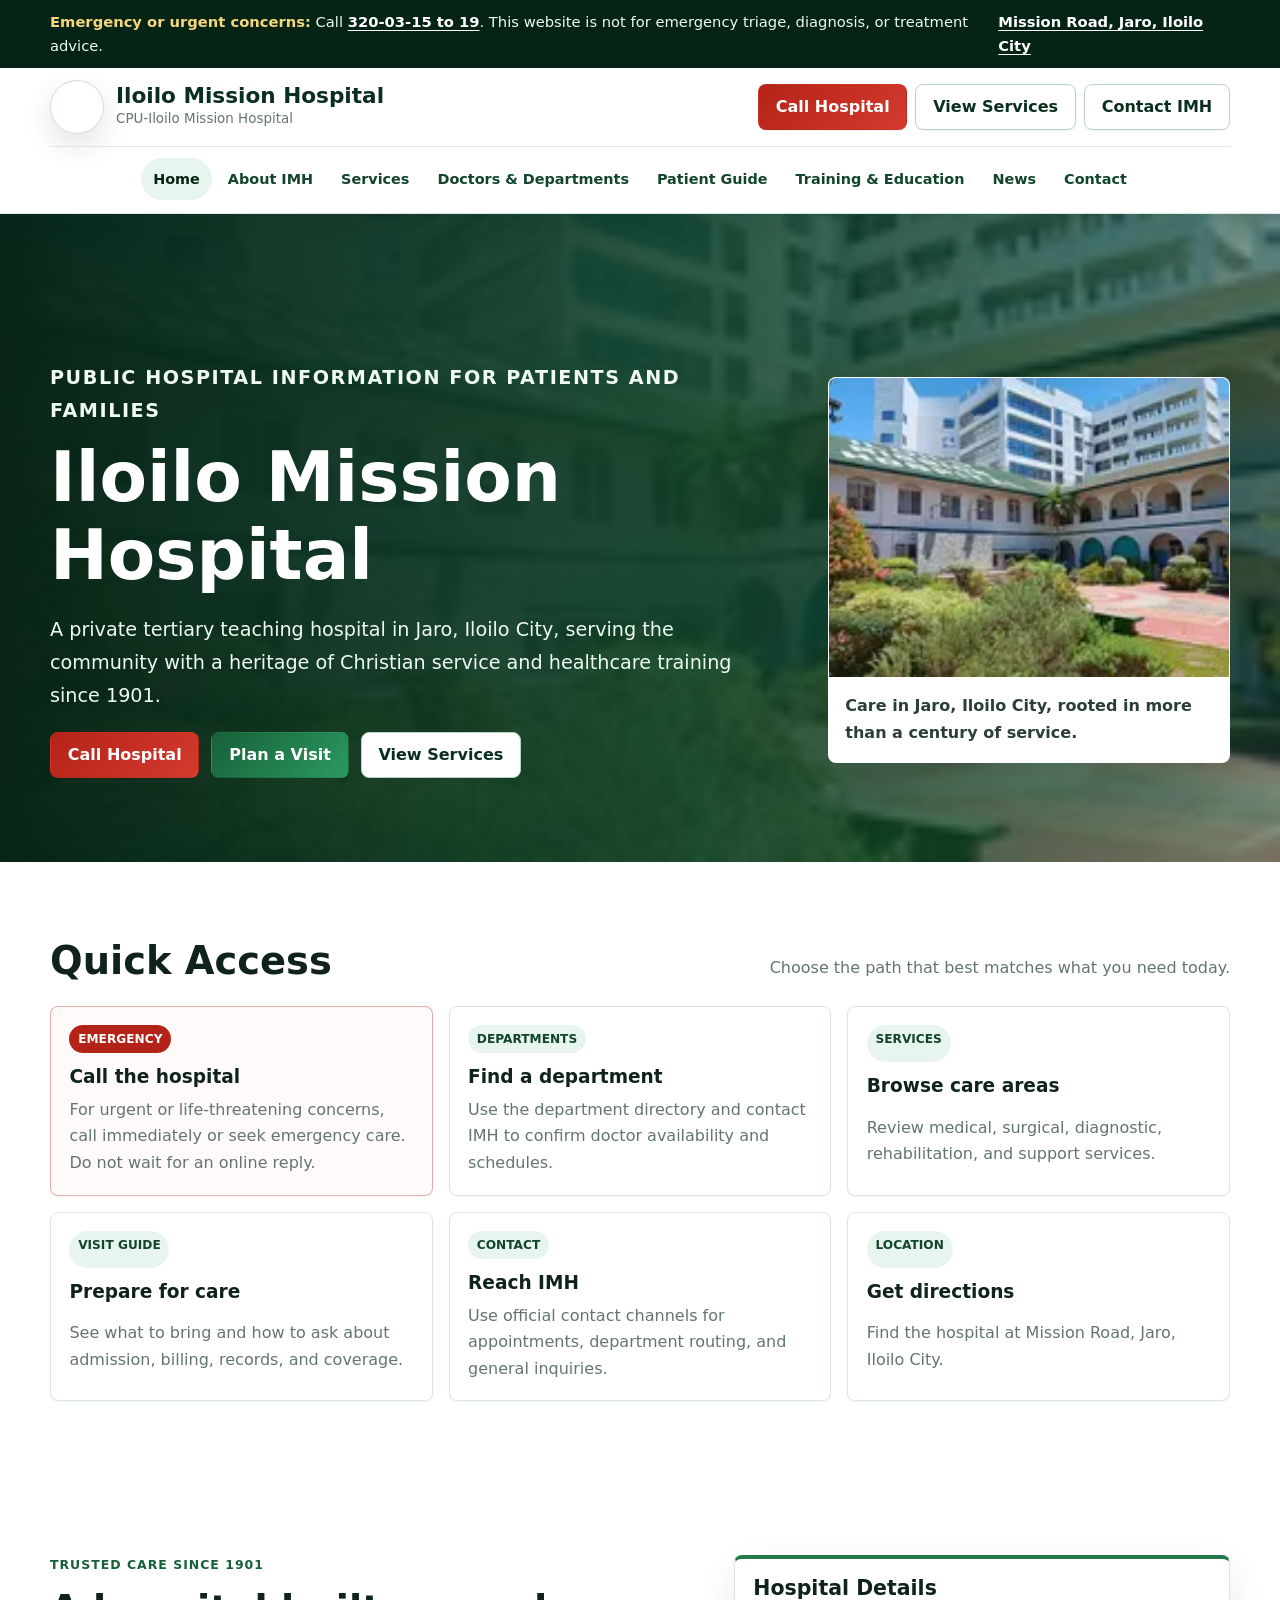
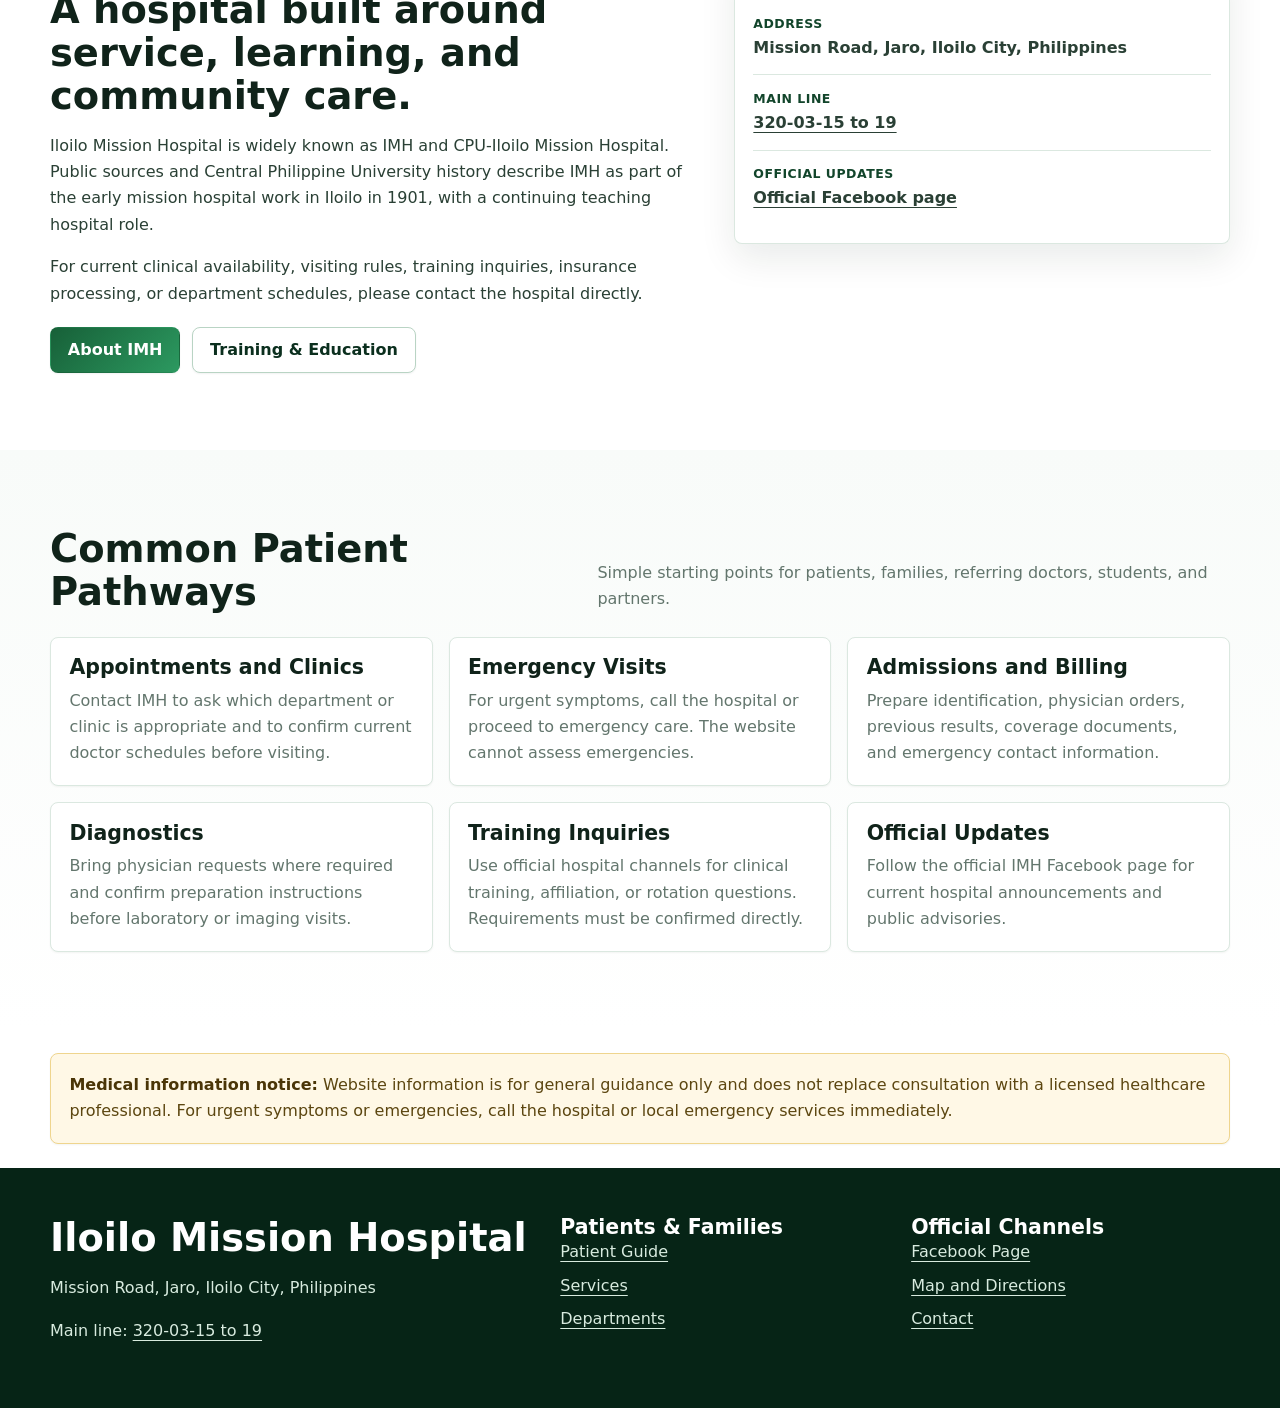
<file: index.html>
<!doctype html> <html lang='en'> <head> <meta charset='utf-8'> <meta name='viewport' content='width=device-width, initial-scale=1'> <title>Iloilo Mission Hospital | Patient Information and Services</title> <meta name='description' content='Official public information for Iloilo Mission Hospital patients and families, including emergency contact, services, departments, visit guidance, training information, and official updates.'> <link rel='canonical' href='https://imh.oligarchyservices.com/'> <meta property='og:type' content='website'> <meta property='og:site_name' content='Iloilo Mission Hospital'> <meta property='og:title' content='Iloilo Mission Hospital | Patient Information and Services'> <meta property='og:description' content='Official public information for Iloilo Mission Hospital patients and families, including emergency contact, services, departments, visit guidance, training information, and official updates.'> <meta property='og:url' content='https://imh.oligarchyservices.com/'> <meta property='og:image' content='https://imh.oligarchyservices.com/assets/imh-courtyard.svg'> <meta name='twitter:card' content='summary_large_image'> <link rel='preload' as='image' href='assets/imh-courtyard.svg'> <link rel='stylesheet' href='styles.css?v=official-safe-1'> <link rel='stylesheet' href='official-logo.css?v=official-data-2'> </head> <body class='' itemscope itemtype='https://schema.org/Hospital'> <meta itemprop='name' content='Iloilo Mission Hospital'> <meta itemprop='alternateName' content='IMH'> <meta itemprop='url' content='https://imh.oligarchyservices.com/'> <meta itemprop='telephone' content='320-03-15 to 19'> <meta itemprop='image' content='https://imh.oligarchyservices.com/assets/imh-courtyard.svg'> <link itemprop='sameAs' href='https://www.facebook.com/iloilomissionhospital/'> <div itemprop='address' itemscope itemtype='https://schema.org/PostalAddress' hidden> <meta itemprop='streetAddress' content='Mission Road, Jaro'> <meta itemprop='addressLocality' content='Iloilo City'> <meta itemprop='addressRegion' content='Iloilo'> <meta itemprop='addressCountry' content='PH'> </div> <a class='skip' href='#main'>Skip to main content</a> <div class='topbar' role='banner'> <div class='wrap topbar-inner'> <p><strong>Emergency or urgent concerns:</strong> Call <a href='tel:+63333200315'>320-03-15 to 19</a>. This website is not for emergency triage, diagnosis, or treatment advice.</p> <p><a href='https://www.google.com/maps/search/?api=1&query=Iloilo%20Mission%20Hospital%20125%20Mission%20Road%20Jaro%20Iloilo%20City' rel='noopener'>Mission Road, Jaro, Iloilo City</a></p> </div> </div> <header class='site-header' data-open='false'> <div class='wrap header-inner'> <a class='brand' href='index.html' aria-label='Iloilo Mission Hospital home'> <span class='mark' aria-hidden='true'>IMH</span> <span><strong>Iloilo Mission Hospital</strong><small>CPU-Iloilo Mission Hospital</small></span> </a> <button class='menu-toggle' type='button' aria-expanded='false' aria-controls='site-nav'><span></span><span></span><span></span><span class='sr-only'>Menu</span></button> <nav class='site-nav' id='site-nav' aria-label='Main navigation'><ul><li><a href='index.html' aria-current='page'>Home</a></li><li><a href='about.html'>About IMH</a></li><li><a href='services.html'>Services</a></li><li><a href='doctors.html'>Doctors & Departments</a></li><li><a href='patient-guide.html'>Patient Guide</a></li><li><a href='training.html'>Training & Education</a></li><li><a href='news.html'>News</a></li><li><a href='contact.html'>Contact</a></li></ul></nav> <div class='header-actions'> <a class='btn danger' href='tel:+63333200315'>Call Hospital</a> <a class='btn secondary' href='services.html'>View Services</a> <a class='btn secondary' href='contact.html'>Contact IMH</a> </div> </div> </header> <main id='main'> <section class='hero'> <div class='wrap hero-grid'> <div class='hero-copy'> <p class='eyebrow'>Public hospital information for patients and families</p> <h1>Iloilo Mission Hospital</h1> <p class='lead'>A private tertiary teaching hospital in Jaro, Iloilo City, serving the community with a heritage of Christian service and healthcare training since 1901.</p> <div class='cta-row'> <a class='btn danger' href='tel:+63333200315'>Call Hospital</a> <a class='btn primary' href='patient-guide.html'>Plan a Visit</a> <a class='btn secondary' href='services.html'>View Services</a> </div> </div> <figure class='hero-image'> <img src='assets/imh-courtyard.svg' alt='Iloilo Mission Hospital campus courtyard and hospital buildings' width='180' height='135' fetchpriority='high'> <figcaption>Care in Jaro, Iloilo City, rooted in more than a century of service.</figcaption> </figure> </div> </section> <section class='section quick-section'> <div class='wrap'> <div class='section-head'> <h2>Quick Access</h2> <p>Choose the path that best matches what you need today.</p> </div> <div class='quick-grid'> <a class='quick-card urgent' href='tel:+63333200315'><span>Emergency</span><strong>Call the hospital</strong><p>For urgent or life-threatening concerns, call immediately or seek emergency care. Do not wait for an online reply.</p></a> <a class='quick-card' href='doctors.html'><span>Departments</span><strong>Find a department</strong><p>Use the department directory and contact IMH to confirm doctor availability and schedules.</p></a> <a class='quick-card' href='services.html'><span>Services</span><strong>Browse care areas</strong><p>Review medical, surgical, diagnostic, rehabilitation, and support services.</p></a> <a class='quick-card' href='patient-guide.html'><span>Visit Guide</span><strong>Prepare for care</strong><p>See what to bring and how to ask about admission, billing, records, and coverage.</p></a> <a class='quick-card' href='contact.html'><span>Contact</span><strong>Reach IMH</strong><p>Use official contact channels for appointments, department routing, and general inquiries.</p></a> <a class='quick-card' href='https://www.google.com/maps/search/?api=1&query=Iloilo%20Mission%20Hospital%20125%20Mission%20Road%20Jaro%20Iloilo%20City' rel='noopener'><span>Location</span><strong>Get directions</strong><p>Find the hospital at Mission Road, Jaro, Iloilo City.</p></a> </div> </div> </section> <section class='section split'> <div class='wrap split-grid'> <div> <p class='eyebrow dark'>Trusted care since 1901</p> <h2>A hospital built around service, learning, and community care.</h2> <p>Iloilo Mission Hospital is widely known as IMH and CPU-Iloilo Mission Hospital. Public sources and Central Philippine University history describe IMH as part of the early mission hospital work in Iloilo in 1901, with a continuing teaching hospital role.</p> <p>For current clinical availability, visiting rules, training inquiries, insurance processing, or department schedules, please contact the hospital directly.</p> <div class='cta-row'><a class='btn primary' href='about.html'>About IMH</a><a class='btn secondary' href='training.html'>Training & Education</a></div> </div> <aside class='info-panel'> <h3>Hospital Details</h3> <dl> <div><dt>Address</dt><dd>Mission Road, Jaro, Iloilo City, Philippines</dd></div> <div><dt>Main line</dt><dd><a href='tel:+63333200315'>320-03-15 to 19</a></dd></div> <div><dt>Official updates</dt><dd><a href='https://www.facebook.com/iloilomissionhospital/'>Official Facebook page</a></dd></div> </dl> </aside> </div> </section> <section class='section soft'> <div class='wrap'> <div class='section-head'> <h2>Common Patient Pathways</h2> <p>Simple starting points for patients, families, referring doctors, students, and partners.</p> </div> <div class='card-grid three'> <article class='card'><h3>Appointments and Clinics</h3><p>Contact IMH to ask which department or clinic is appropriate and to confirm current doctor schedules before visiting.</p></article> <article class='card'><h3>Emergency Visits</h3><p>For urgent symptoms, call the hospital or proceed to emergency care. The website cannot assess emergencies.</p></article> <article class='card'><h3>Admissions and Billing</h3><p>Prepare identification, physician orders, previous results, coverage documents, and emergency contact information.</p></article> <article class='card'><h3>Diagnostics</h3><p>Bring physician requests where required and confirm preparation instructions before laboratory or imaging visits.</p></article> <article class='card'><h3>Training Inquiries</h3><p>Use official hospital channels for clinical training, affiliation, or rotation questions. Requirements must be confirmed directly.</p></article> <article class='card'><h3>Official Updates</h3><p>Follow the official IMH Facebook page for current hospital announcements and public advisories.</p></article> </div> </div> </section> <section class='section compact'> <div class='wrap notice' role='note'> <strong>Medical information notice:</strong> Website information is for general guidance only and does not replace consultation with a licensed healthcare professional. For urgent symptoms or emergencies, call the hospital or local emergency services immediately. </div> </section> </main> <footer class='footer'> <div class='wrap footer-grid'> <div> <h2>Iloilo Mission Hospital</h2> <p>Mission Road, Jaro, Iloilo City, Philippines</p> <p>Main line: <a href='tel:+63333200315'>320-03-15 to 19</a></p> </div> <div> <h3>Patients & Families</h3> <ul><li><a href='patient-guide.html'>Patient Guide</a></li><li><a href='services.html'>Services</a></li><li><a href='doctors.html'>Departments</a></li></ul> </div> <div> <h3>Official Channels</h3> <ul><li><a href='https://www.facebook.com/iloilomissionhospital/'>Facebook Page</a></li><li><a href='https://www.google.com/maps/search/?api=1&query=Iloilo%20Mission%20Hospital%20125%20Mission%20Road%20Jaro%20Iloilo%20City' rel='noopener'>Map and Directions</a></li><li><a href='contact.html'>Contact</a></li></ul> </div> </div> </footer> <script src='script.js'></script> </body> </html>
</file>
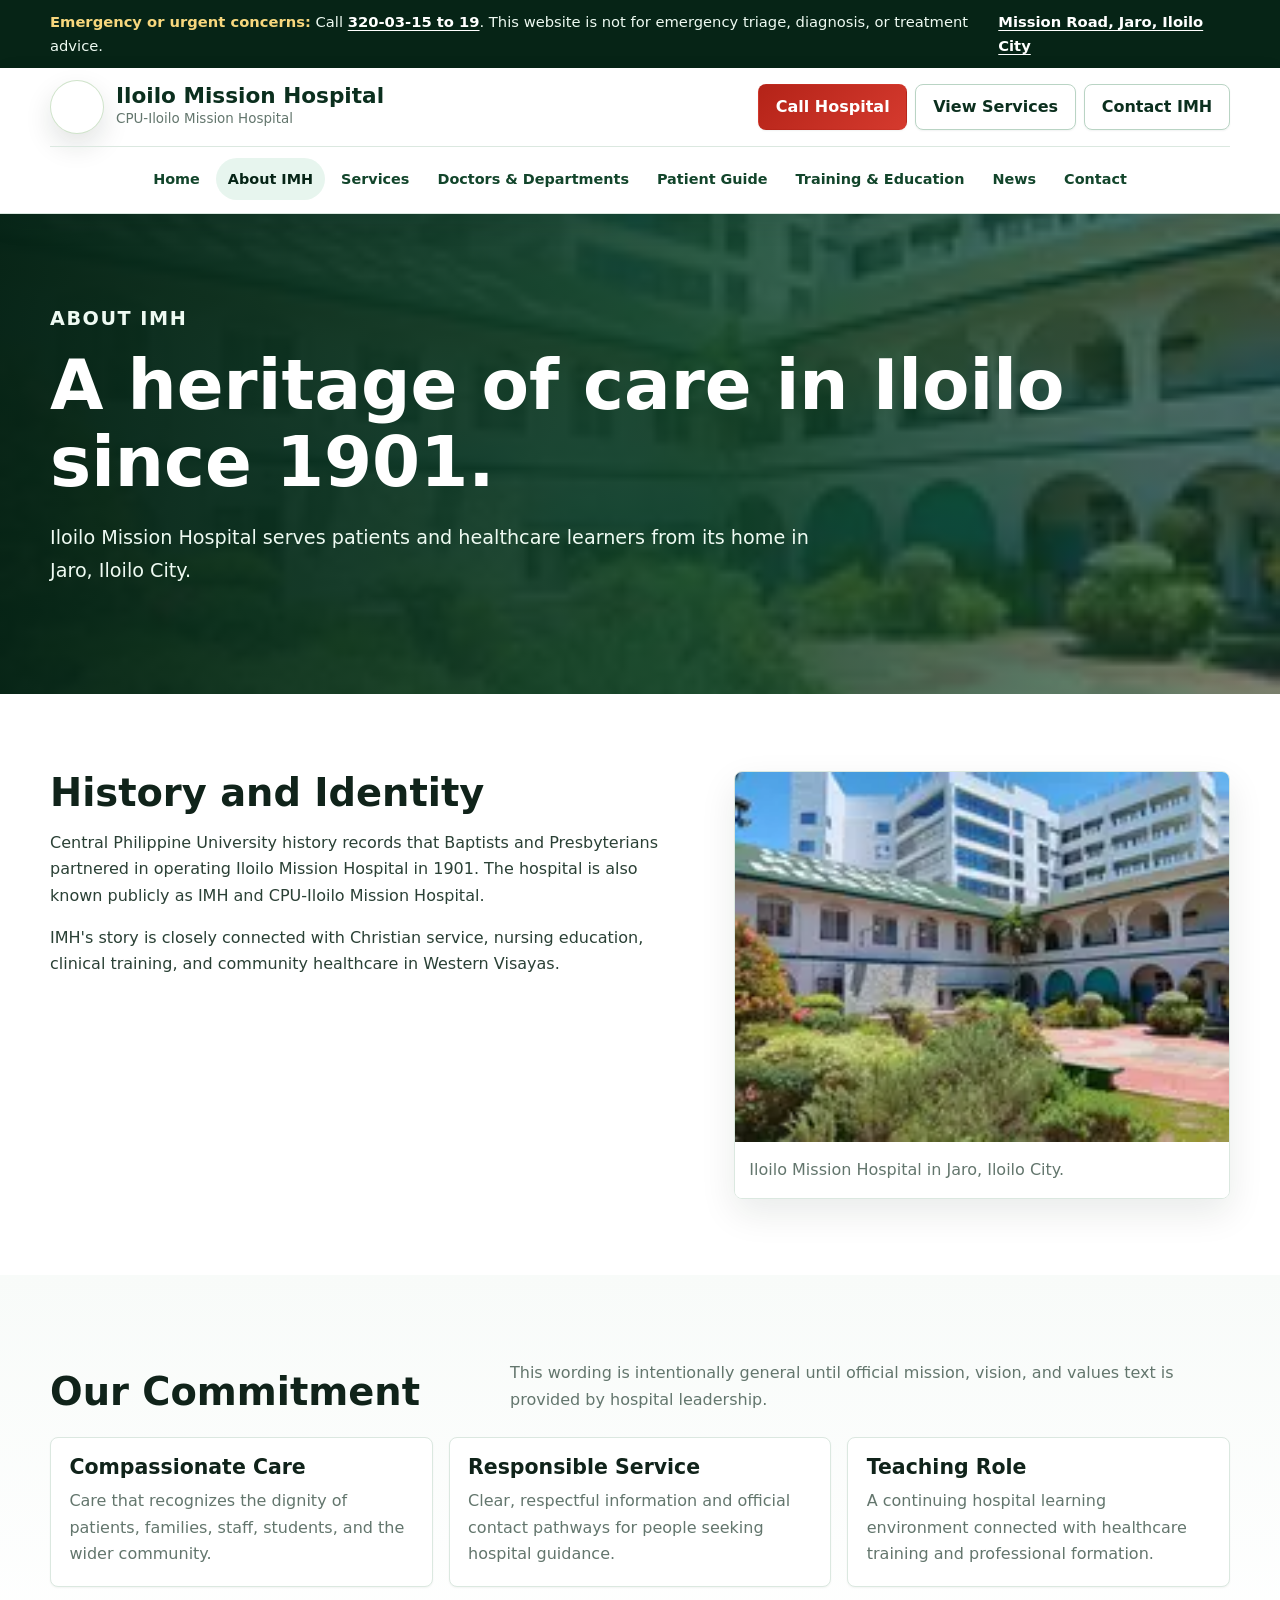
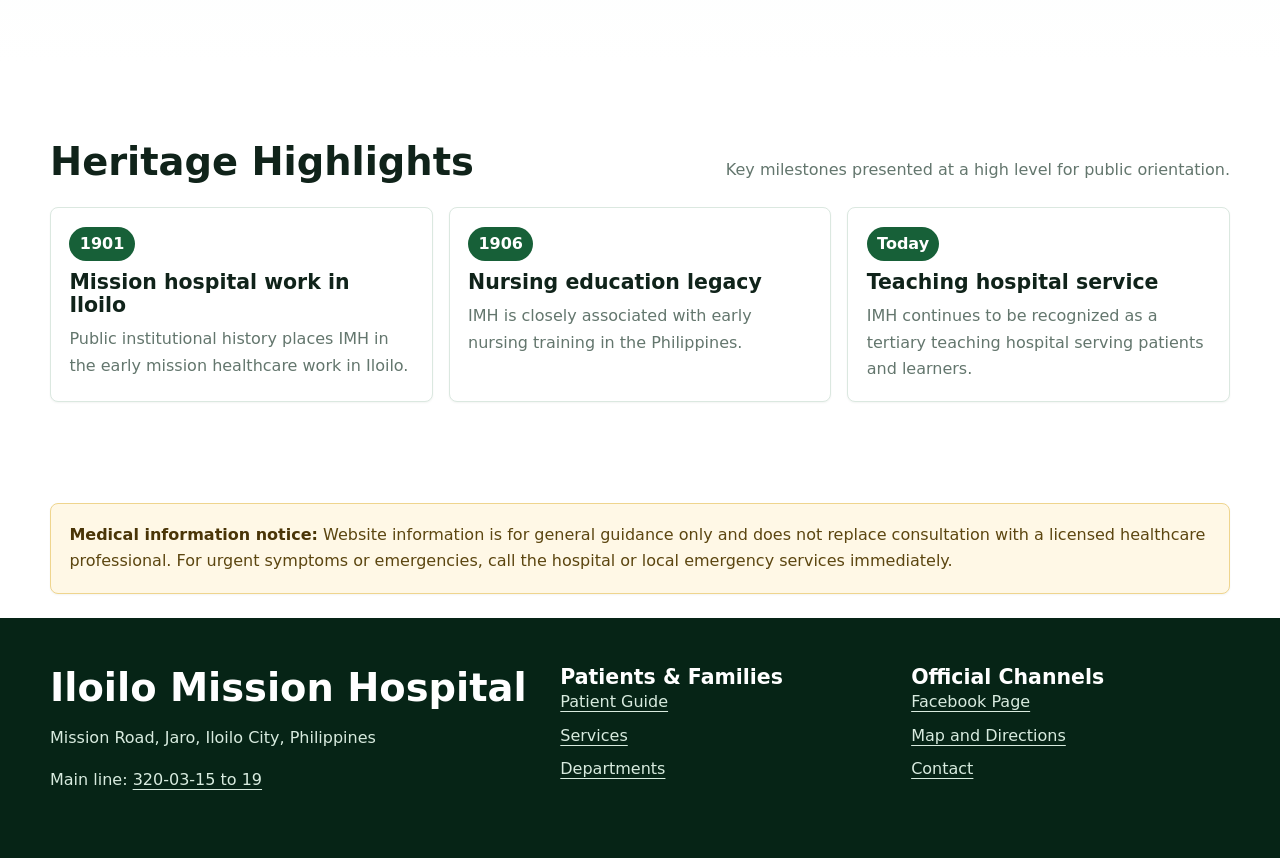
<file: about.html>
<!doctype html> <html lang='en'> <head> <meta charset='utf-8'> <meta name='viewport' content='width=device-width, initial-scale=1'> <title>About IMH | Iloilo Mission Hospital</title> <meta name='description' content='Learn about Iloilo Mission Hospital&#x27;s 1901 heritage, Christian service identity, teaching role, and commitment to patients in Western Visayas.'> <link rel='canonical' href='https://imh.oligarchyservices.com/about.html'> <meta property='og:type' content='website'> <meta property='og:site_name' content='Iloilo Mission Hospital'> <meta property='og:title' content='About IMH | Iloilo Mission Hospital'> <meta property='og:description' content='Learn about Iloilo Mission Hospital&#x27;s 1901 heritage, Christian service identity, teaching role, and commitment to patients in Western Visayas.'> <meta property='og:url' content='https://imh.oligarchyservices.com/about.html'> <meta property='og:image' content='https://imh.oligarchyservices.com/assets/imh-courtyard.svg'> <meta name='twitter:card' content='summary_large_image'> <link rel='preload' as='image' href='assets/imh-courtyard.svg'> <link rel='stylesheet' href='styles.css?v=official-safe-1'> <link rel='stylesheet' href='official-logo.css?v=official-data-2'> </head> <body class='' itemscope itemtype='https://schema.org/Hospital'> <meta itemprop='name' content='Iloilo Mission Hospital'> <meta itemprop='alternateName' content='IMH'> <meta itemprop='url' content='https://imh.oligarchyservices.com/'> <meta itemprop='telephone' content='320-03-15 to 19'> <meta itemprop='image' content='https://imh.oligarchyservices.com/assets/imh-courtyard.svg'> <link itemprop='sameAs' href='https://www.facebook.com/iloilomissionhospital/'> <div itemprop='address' itemscope itemtype='https://schema.org/PostalAddress' hidden> <meta itemprop='streetAddress' content='Mission Road, Jaro'> <meta itemprop='addressLocality' content='Iloilo City'> <meta itemprop='addressRegion' content='Iloilo'> <meta itemprop='addressCountry' content='PH'> </div> <a class='skip' href='#main'>Skip to main content</a> <div class='topbar' role='banner'> <div class='wrap topbar-inner'> <p><strong>Emergency or urgent concerns:</strong> Call <a href='tel:+63333200315'>320-03-15 to 19</a>. This website is not for emergency triage, diagnosis, or treatment advice.</p> <p><a href='https://www.google.com/maps/search/?api=1&query=Iloilo%20Mission%20Hospital%20125%20Mission%20Road%20Jaro%20Iloilo%20City' rel='noopener'>Mission Road, Jaro, Iloilo City</a></p> </div> </div> <header class='site-header' data-open='false'> <div class='wrap header-inner'> <a class='brand' href='index.html' aria-label='Iloilo Mission Hospital home'> <span class='mark' aria-hidden='true'>IMH</span> <span><strong>Iloilo Mission Hospital</strong><small>CPU-Iloilo Mission Hospital</small></span> </a> <button class='menu-toggle' type='button' aria-expanded='false' aria-controls='site-nav'><span></span><span></span><span></span><span class='sr-only'>Menu</span></button> <nav class='site-nav' id='site-nav' aria-label='Main navigation'><ul><li><a href='index.html'>Home</a></li><li><a href='about.html' aria-current='page'>About IMH</a></li><li><a href='services.html'>Services</a></li><li><a href='doctors.html'>Doctors & Departments</a></li><li><a href='patient-guide.html'>Patient Guide</a></li><li><a href='training.html'>Training & Education</a></li><li><a href='news.html'>News</a></li><li><a href='contact.html'>Contact</a></li></ul></nav> <div class='header-actions'> <a class='btn danger' href='tel:+63333200315'>Call Hospital</a> <a class='btn secondary' href='services.html'>View Services</a> <a class='btn secondary' href='contact.html'>Contact IMH</a> </div> </div> </header> <main id='main'> <section class='page-hero'> <div class='wrap'> <p class='eyebrow'>About IMH</p> <h1>A heritage of care in Iloilo since 1901.</h1> <p>Iloilo Mission Hospital serves patients and healthcare learners from its home in Jaro, Iloilo City.</p> </div> </section> <section class='section split'> <div class='wrap split-grid'> <div> <h2>History and Identity</h2> <p>Central Philippine University history records that Baptists and Presbyterians partnered in operating Iloilo Mission Hospital in 1901. The hospital is also known publicly as IMH and CPU-Iloilo Mission Hospital.</p> <p>IMH's story is closely connected with Christian service, nursing education, clinical training, and community healthcare in Western Visayas.</p> </div> <figure class='inline-image'><img src='assets/imh-courtyard.svg' alt='Iloilo Mission Hospital courtyard and campus buildings' width='180' height='135'><figcaption>Iloilo Mission Hospital in Jaro, Iloilo City.</figcaption></figure> </div> </section> <section class='section soft'> <div class='wrap'> <div class='section-head'><h2>Our Commitment</h2><p>This wording is intentionally general until official mission, vision, and values text is provided by hospital leadership.</p></div> <div class='card-grid three'> <article class='card'><h3>Compassionate Care</h3><p>Care that recognizes the dignity of patients, families, staff, students, and the wider community.</p></article> <article class='card'><h3>Responsible Service</h3><p>Clear, respectful information and official contact pathways for people seeking hospital guidance.</p></article> <article class='card'><h3>Teaching Role</h3><p>A continuing hospital learning environment connected with healthcare training and professional formation.</p></article> </div> </div> </section> <section class='section'> <div class='wrap'> <div class='section-head'><h2>Heritage Highlights</h2><p>Key milestones presented at a high level for public orientation.</p></div> <div class='timeline'> <article><span>1901</span><h3>Mission hospital work in Iloilo</h3><p>Public institutional history places IMH in the early mission healthcare work in Iloilo.</p></article> <article><span>1906</span><h3>Nursing education legacy</h3><p>IMH is closely associated with early nursing training in the Philippines.</p></article> <article><span>Today</span><h3>Teaching hospital service</h3><p>IMH continues to be recognized as a tertiary teaching hospital serving patients and learners.</p></article> </div> </div> </section> <section class='section compact'> <div class='wrap notice' role='note'> <strong>Medical information notice:</strong> Website information is for general guidance only and does not replace consultation with a licensed healthcare professional. For urgent symptoms or emergencies, call the hospital or local emergency services immediately. </div> </section> </main> <footer class='footer'> <div class='wrap footer-grid'> <div> <h2>Iloilo Mission Hospital</h2> <p>Mission Road, Jaro, Iloilo City, Philippines</p> <p>Main line: <a href='tel:+63333200315'>320-03-15 to 19</a></p> </div> <div> <h3>Patients & Families</h3> <ul><li><a href='patient-guide.html'>Patient Guide</a></li><li><a href='services.html'>Services</a></li><li><a href='doctors.html'>Departments</a></li></ul> </div> <div> <h3>Official Channels</h3> <ul><li><a href='https://www.facebook.com/iloilomissionhospital/'>Facebook Page</a></li><li><a href='https://www.google.com/maps/search/?api=1&query=Iloilo%20Mission%20Hospital%20125%20Mission%20Road%20Jaro%20Iloilo%20City' rel='noopener'>Map and Directions</a></li><li><a href='contact.html'>Contact</a></li></ul> </div> </div> </footer> <script src='script.js'></script> </body> </html>
</file>
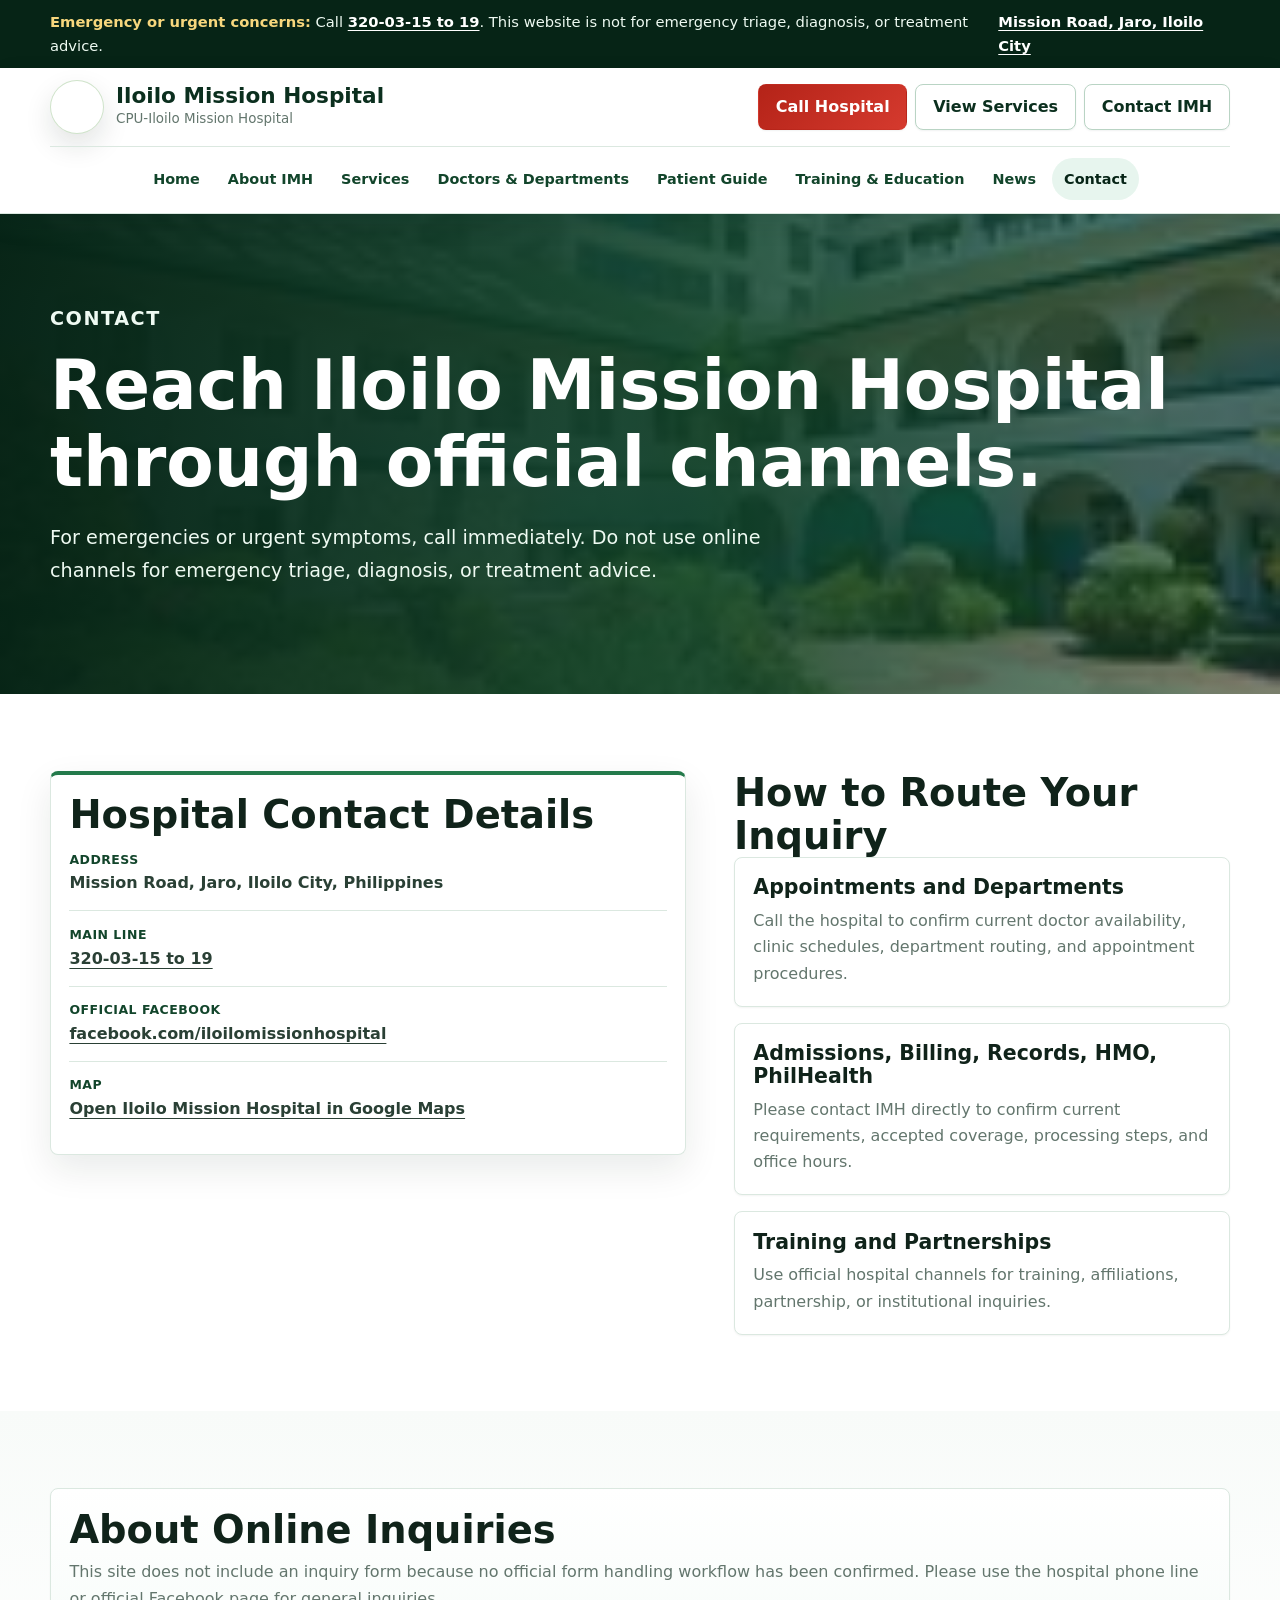
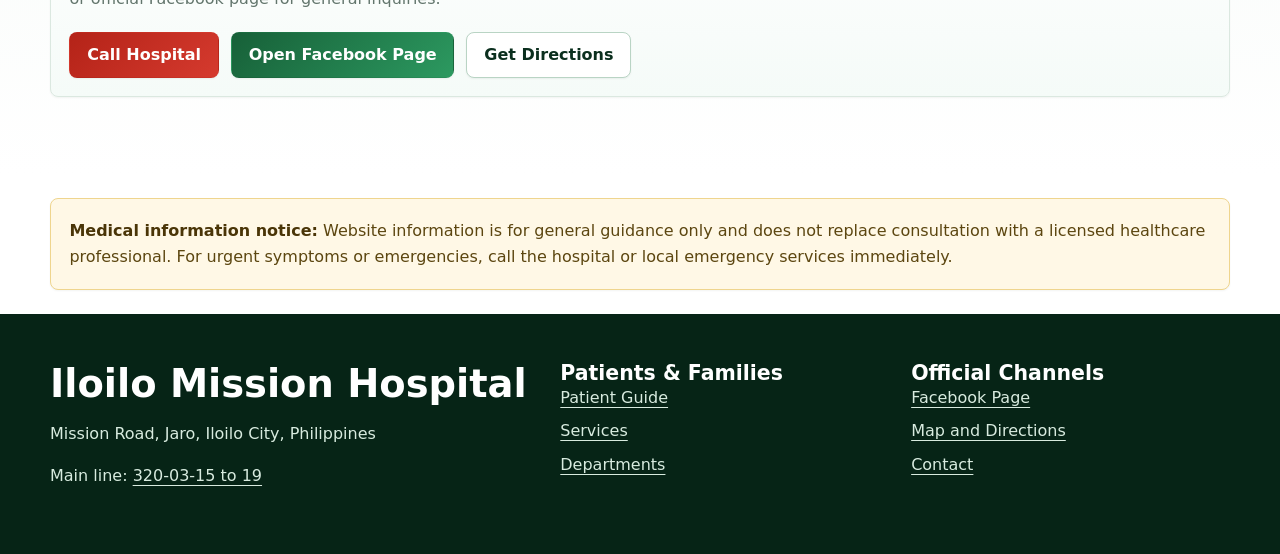
<file: contact.html>
<!doctype html> <html lang='en'> <head> <meta charset='utf-8'> <meta name='viewport' content='width=device-width, initial-scale=1'> <title>Contact | Iloilo Mission Hospital</title> <meta name='description' content='Contact Iloilo Mission Hospital at Mission Road, Jaro, Iloilo City. Call the main hospital line, follow official updates, or open map directions.'> <link rel='canonical' href='https://imh.oligarchyservices.com/contact.html'> <meta property='og:type' content='website'> <meta property='og:site_name' content='Iloilo Mission Hospital'> <meta property='og:title' content='Contact | Iloilo Mission Hospital'> <meta property='og:description' content='Contact Iloilo Mission Hospital at Mission Road, Jaro, Iloilo City. Call the main hospital line, follow official updates, or open map directions.'> <meta property='og:url' content='https://imh.oligarchyservices.com/contact.html'> <meta property='og:image' content='https://imh.oligarchyservices.com/assets/imh-courtyard.svg'> <meta name='twitter:card' content='summary_large_image'> <link rel='preload' as='image' href='assets/imh-courtyard.svg'> <link rel='stylesheet' href='styles.css?v=official-safe-1'> <link rel='stylesheet' href='official-logo.css?v=official-data-2'> </head> <body class='' itemscope itemtype='https://schema.org/Hospital'> <meta itemprop='name' content='Iloilo Mission Hospital'> <meta itemprop='alternateName' content='IMH'> <meta itemprop='url' content='https://imh.oligarchyservices.com/'> <meta itemprop='telephone' content='320-03-15 to 19'> <meta itemprop='image' content='https://imh.oligarchyservices.com/assets/imh-courtyard.svg'> <link itemprop='sameAs' href='https://www.facebook.com/iloilomissionhospital/'> <div itemprop='address' itemscope itemtype='https://schema.org/PostalAddress' hidden> <meta itemprop='streetAddress' content='Mission Road, Jaro'> <meta itemprop='addressLocality' content='Iloilo City'> <meta itemprop='addressRegion' content='Iloilo'> <meta itemprop='addressCountry' content='PH'> </div> <a class='skip' href='#main'>Skip to main content</a> <div class='topbar' role='banner'> <div class='wrap topbar-inner'> <p><strong>Emergency or urgent concerns:</strong> Call <a href='tel:+63333200315'>320-03-15 to 19</a>. This website is not for emergency triage, diagnosis, or treatment advice.</p> <p><a href='https://www.google.com/maps/search/?api=1&query=Iloilo%20Mission%20Hospital%20125%20Mission%20Road%20Jaro%20Iloilo%20City' rel='noopener'>Mission Road, Jaro, Iloilo City</a></p> </div> </div> <header class='site-header' data-open='false'> <div class='wrap header-inner'> <a class='brand' href='index.html' aria-label='Iloilo Mission Hospital home'> <span class='mark' aria-hidden='true'>IMH</span> <span><strong>Iloilo Mission Hospital</strong><small>CPU-Iloilo Mission Hospital</small></span> </a> <button class='menu-toggle' type='button' aria-expanded='false' aria-controls='site-nav'><span></span><span></span><span></span><span class='sr-only'>Menu</span></button> <nav class='site-nav' id='site-nav' aria-label='Main navigation'><ul><li><a href='index.html'>Home</a></li><li><a href='about.html'>About IMH</a></li><li><a href='services.html'>Services</a></li><li><a href='doctors.html'>Doctors & Departments</a></li><li><a href='patient-guide.html'>Patient Guide</a></li><li><a href='training.html'>Training & Education</a></li><li><a href='news.html'>News</a></li><li><a href='contact.html' aria-current='page'>Contact</a></li></ul></nav> <div class='header-actions'> <a class='btn danger' href='tel:+63333200315'>Call Hospital</a> <a class='btn secondary' href='services.html'>View Services</a> <a class='btn secondary' href='contact.html'>Contact IMH</a> </div> </div> </header> <main id='main'> <section class='page-hero'> <div class='wrap'> <p class='eyebrow'>Contact</p> <h1>Reach Iloilo Mission Hospital through official channels.</h1> <p>For emergencies or urgent symptoms, call immediately. Do not use online channels for emergency triage, diagnosis, or treatment advice.</p> </div> </section> <section class='section'> <div class='wrap contact-grid'> <section class='info-panel' aria-labelledby='contact-details'> <h2 id='contact-details'>Hospital Contact Details</h2> <dl> <div><dt>Address</dt><dd>Mission Road, Jaro, Iloilo City, Philippines</dd></div> <div><dt>Main line</dt><dd><a href='tel:+63333200315'>320-03-15 to 19</a></dd></div> <div><dt>Official Facebook</dt><dd><a href='https://www.facebook.com/iloilomissionhospital/'>facebook.com/iloilomissionhospital</a></dd></div> <div><dt>Map</dt><dd><a href='https://www.google.com/maps/search/?api=1&query=Iloilo%20Mission%20Hospital%20125%20Mission%20Road%20Jaro%20Iloilo%20City' rel='noopener'>Open Iloilo Mission Hospital in Google Maps</a></dd></div> </dl> </section> <section class='contact-guidance' aria-labelledby='contact-routing'> <h2 id='contact-routing'>How to Route Your Inquiry</h2> <div class='card-grid one'> <article class='card'><h3>Appointments and Departments</h3><p>Call the hospital to confirm current doctor availability, clinic schedules, department routing, and appointment procedures.</p></article> <article class='card'><h3>Admissions, Billing, Records, HMO, PhilHealth</h3><p>Please contact IMH directly to confirm current requirements, accepted coverage, processing steps, and office hours.</p></article> <article class='card'><h3>Training and Partnerships</h3><p>Use official hospital channels for training, affiliations, partnership, or institutional inquiries.</p></article> </div> </section> </div> </section> <section class='section soft'> <div class='wrap callout'> <h2>About Online Inquiries</h2> <p>This site does not include an inquiry form because no official form handling workflow has been confirmed. Please use the hospital phone line or official Facebook page for general inquiries.</p> <div class='cta-row'><a class='btn danger' href='tel:+63333200315'>Call Hospital</a><a class='btn primary' href='https://www.facebook.com/iloilomissionhospital/'>Open Facebook Page</a><a class='btn secondary' href='https://www.google.com/maps/search/?api=1&query=Iloilo%20Mission%20Hospital%20125%20Mission%20Road%20Jaro%20Iloilo%20City' rel='noopener'>Get Directions</a></div> </div> </section> <section class='section compact'> <div class='wrap notice' role='note'> <strong>Medical information notice:</strong> Website information is for general guidance only and does not replace consultation with a licensed healthcare professional. For urgent symptoms or emergencies, call the hospital or local emergency services immediately. </div> </section> </main> <footer class='footer'> <div class='wrap footer-grid'> <div> <h2>Iloilo Mission Hospital</h2> <p>Mission Road, Jaro, Iloilo City, Philippines</p> <p>Main line: <a href='tel:+63333200315'>320-03-15 to 19</a></p> </div> <div> <h3>Patients & Families</h3> <ul><li><a href='patient-guide.html'>Patient Guide</a></li><li><a href='services.html'>Services</a></li><li><a href='doctors.html'>Departments</a></li></ul> </div> <div> <h3>Official Channels</h3> <ul><li><a href='https://www.facebook.com/iloilomissionhospital/'>Facebook Page</a></li><li><a href='https://www.google.com/maps/search/?api=1&query=Iloilo%20Mission%20Hospital%20125%20Mission%20Road%20Jaro%20Iloilo%20City' rel='noopener'>Map and Directions</a></li><li><a href='contact.html'>Contact</a></li></ul> </div> </div> </footer> <script src='script.js'></script> </body> </html>
</file>
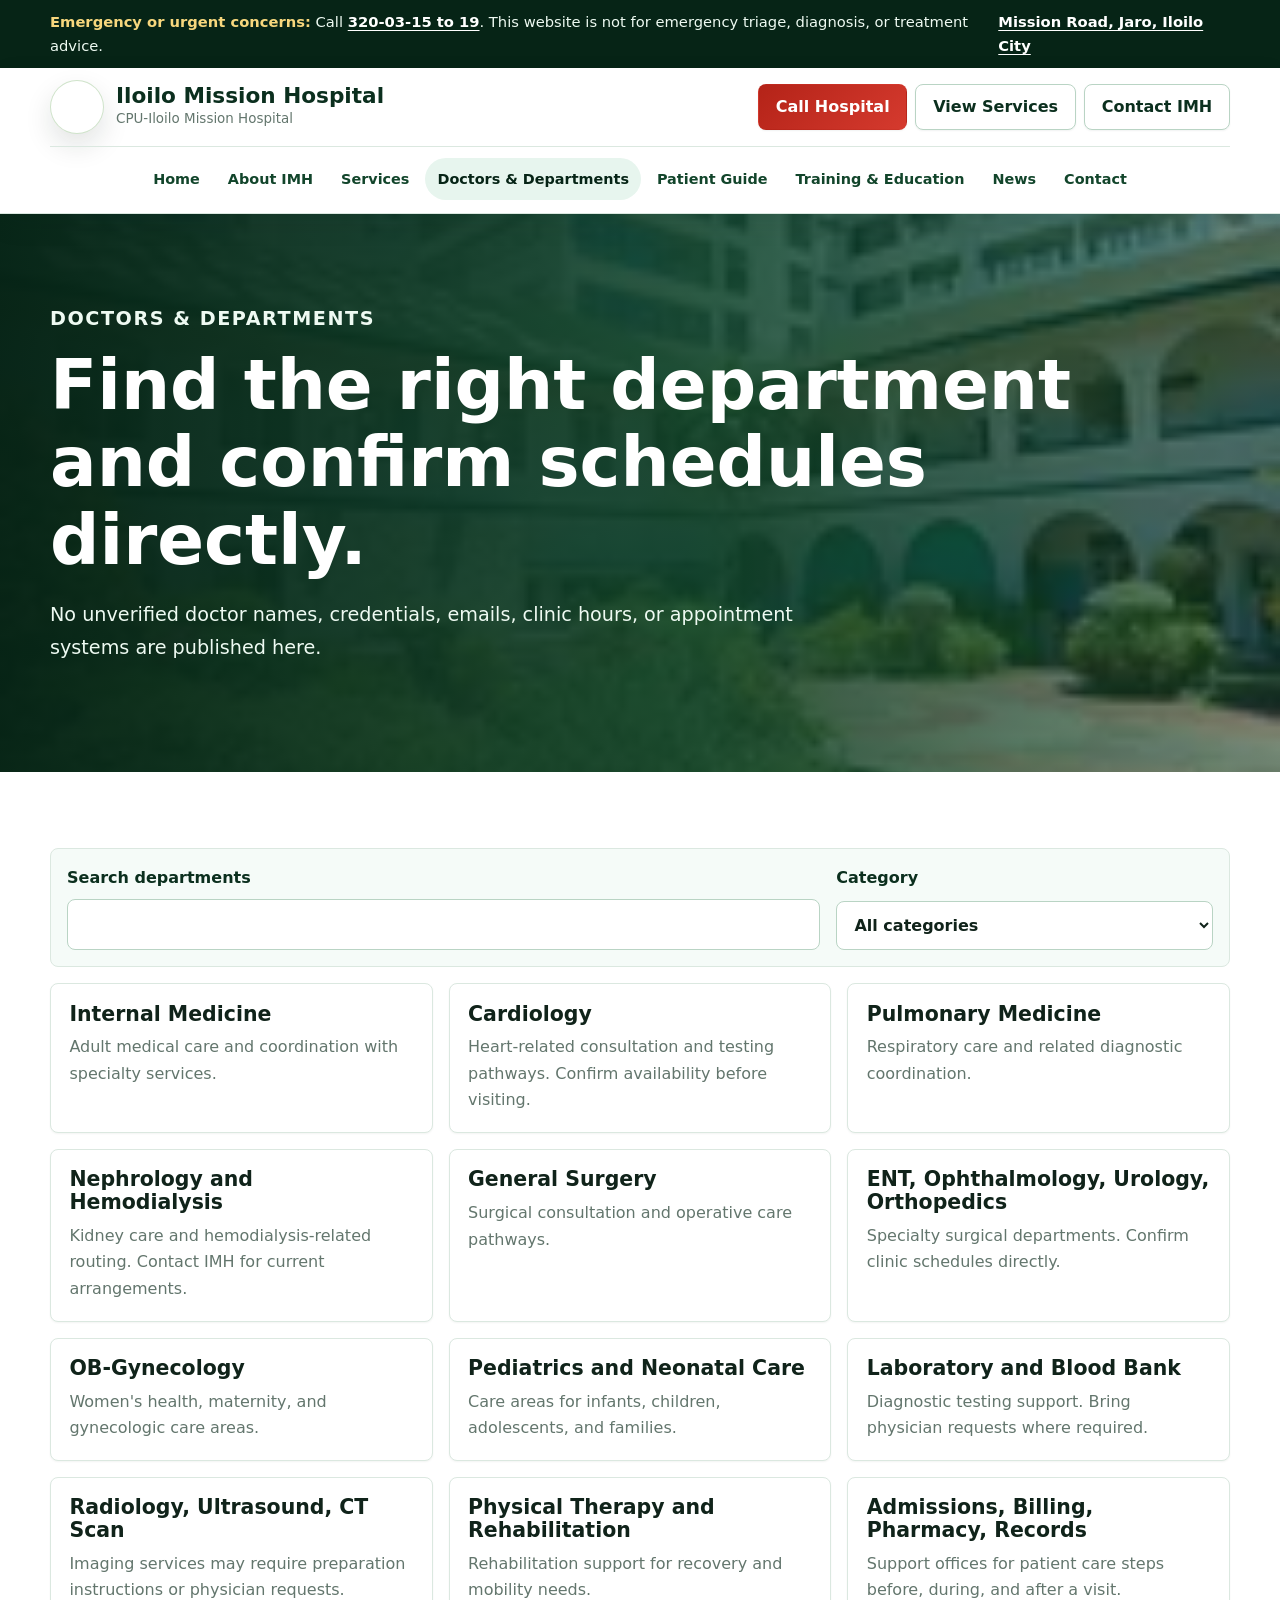
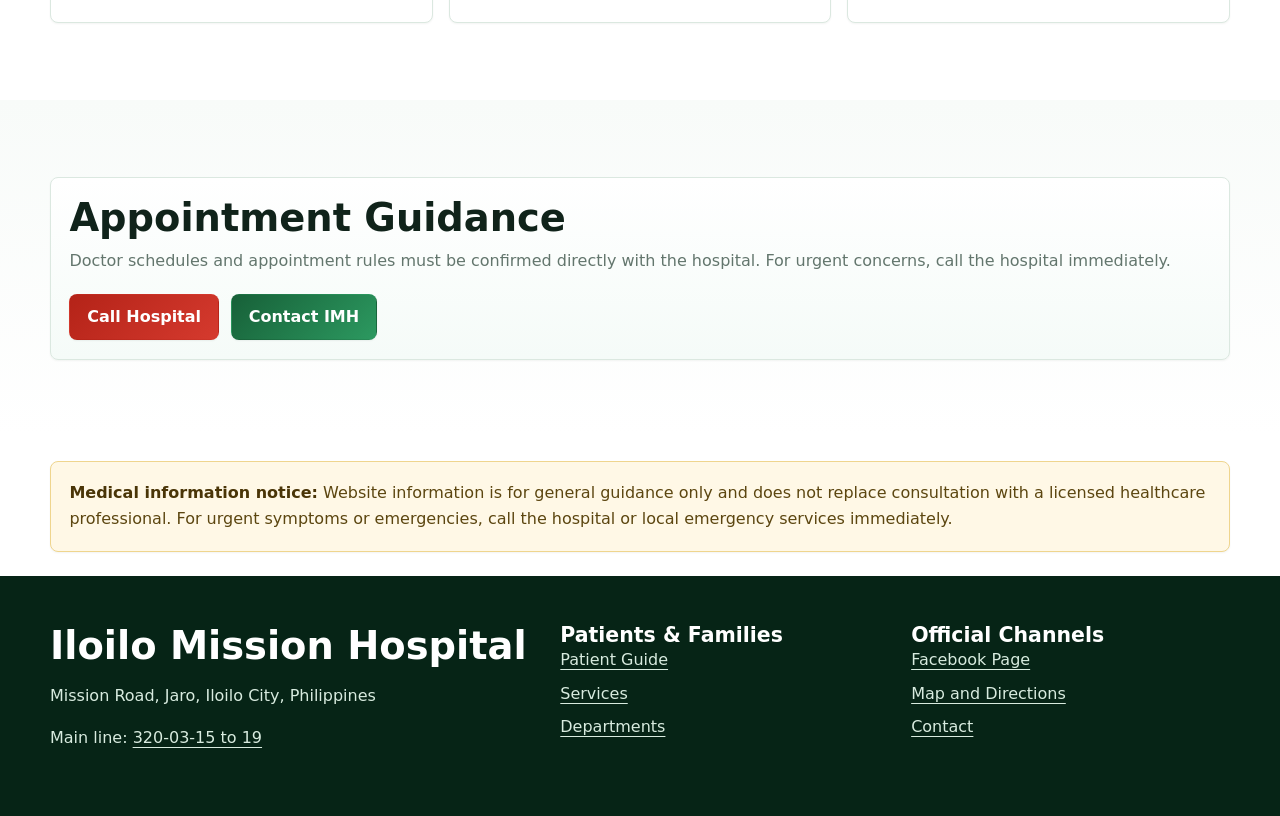
<file: doctors.html>
<!doctype html> <html lang='en'> <head> <meta charset='utf-8'> <meta name='viewport' content='width=device-width, initial-scale=1'> <title>Doctors &amp; Departments | Iloilo Mission Hospital</title> <meta name='description' content='Find Iloilo Mission Hospital department categories and appointment guidance without unverified doctor names or schedules.'> <link rel='canonical' href='https://imh.oligarchyservices.com/doctors.html'> <meta property='og:type' content='website'> <meta property='og:site_name' content='Iloilo Mission Hospital'> <meta property='og:title' content='Doctors &amp; Departments | Iloilo Mission Hospital'> <meta property='og:description' content='Find Iloilo Mission Hospital department categories and appointment guidance without unverified doctor names or schedules.'> <meta property='og:url' content='https://imh.oligarchyservices.com/doctors.html'> <meta property='og:image' content='https://imh.oligarchyservices.com/assets/imh-courtyard.svg'> <meta name='twitter:card' content='summary_large_image'> <link rel='preload' as='image' href='assets/imh-courtyard.svg'> <link rel='stylesheet' href='styles.css?v=official-safe-1'> <link rel='stylesheet' href='official-logo.css?v=official-data-2'> </head> <body class='' itemscope itemtype='https://schema.org/Hospital'> <meta itemprop='name' content='Iloilo Mission Hospital'> <meta itemprop='alternateName' content='IMH'> <meta itemprop='url' content='https://imh.oligarchyservices.com/'> <meta itemprop='telephone' content='320-03-15 to 19'> <meta itemprop='image' content='https://imh.oligarchyservices.com/assets/imh-courtyard.svg'> <link itemprop='sameAs' href='https://www.facebook.com/iloilomissionhospital/'> <div itemprop='address' itemscope itemtype='https://schema.org/PostalAddress' hidden> <meta itemprop='streetAddress' content='Mission Road, Jaro'> <meta itemprop='addressLocality' content='Iloilo City'> <meta itemprop='addressRegion' content='Iloilo'> <meta itemprop='addressCountry' content='PH'> </div> <a class='skip' href='#main'>Skip to main content</a> <div class='topbar' role='banner'> <div class='wrap topbar-inner'> <p><strong>Emergency or urgent concerns:</strong> Call <a href='tel:+63333200315'>320-03-15 to 19</a>. This website is not for emergency triage, diagnosis, or treatment advice.</p> <p><a href='https://www.google.com/maps/search/?api=1&query=Iloilo%20Mission%20Hospital%20125%20Mission%20Road%20Jaro%20Iloilo%20City' rel='noopener'>Mission Road, Jaro, Iloilo City</a></p> </div> </div> <header class='site-header' data-open='false'> <div class='wrap header-inner'> <a class='brand' href='index.html' aria-label='Iloilo Mission Hospital home'> <span class='mark' aria-hidden='true'>IMH</span> <span><strong>Iloilo Mission Hospital</strong><small>CPU-Iloilo Mission Hospital</small></span> </a> <button class='menu-toggle' type='button' aria-expanded='false' aria-controls='site-nav'><span></span><span></span><span></span><span class='sr-only'>Menu</span></button> <nav class='site-nav' id='site-nav' aria-label='Main navigation'><ul><li><a href='index.html'>Home</a></li><li><a href='about.html'>About IMH</a></li><li><a href='services.html'>Services</a></li><li><a href='doctors.html' aria-current='page'>Doctors & Departments</a></li><li><a href='patient-guide.html'>Patient Guide</a></li><li><a href='training.html'>Training & Education</a></li><li><a href='news.html'>News</a></li><li><a href='contact.html'>Contact</a></li></ul></nav> <div class='header-actions'> <a class='btn danger' href='tel:+63333200315'>Call Hospital</a> <a class='btn secondary' href='services.html'>View Services</a> <a class='btn secondary' href='contact.html'>Contact IMH</a> </div> </div> </header> <main id='main'> <section class='page-hero'> <div class='wrap'> <p class='eyebrow'>Doctors & Departments</p> <h1>Find the right department and confirm schedules directly.</h1> <p>No unverified doctor names, credentials, emails, clinic hours, or appointment systems are published here.</p> </div> </section> <section class='section'> <div class='wrap'> <div class='filters' aria-label='Department filters'> <label>Search departments<input data-department-search type='search' aria-label='Search by service or department'></label> <label>Category<select data-category-filter><option value='all'>All categories</option><option value='medical'>Medical</option><option value='surgical'>Surgical</option><option value='women-children'>Women and Children</option><option value='diagnostics'>Diagnostics</option><option value='support'>Support and Special Care</option></select></label> </div> <div class='card-grid three directory'> <article class='card department' data-category='medical'><h3>Internal Medicine</h3><p>Adult medical care and coordination with specialty services.</p></article> <article class='card department' data-category='medical'><h3>Cardiology</h3><p>Heart-related consultation and testing pathways. Confirm availability before visiting.</p></article> <article class='card department' data-category='medical'><h3>Pulmonary Medicine</h3><p>Respiratory care and related diagnostic coordination.</p></article> <article class='card department' data-category='medical'><h3>Nephrology and Hemodialysis</h3><p>Kidney care and hemodialysis-related routing. Contact IMH for current arrangements.</p></article> <article class='card department' data-category='surgical'><h3>General Surgery</h3><p>Surgical consultation and operative care pathways.</p></article> <article class='card department' data-category='surgical'><h3>ENT, Ophthalmology, Urology, Orthopedics</h3><p>Specialty surgical departments. Confirm clinic schedules directly.</p></article> <article class='card department' data-category='women-children'><h3>OB-Gynecology</h3><p>Women's health, maternity, and gynecologic care areas.</p></article> <article class='card department' data-category='women-children'><h3>Pediatrics and Neonatal Care</h3><p>Care areas for infants, children, adolescents, and families.</p></article> <article class='card department' data-category='diagnostics'><h3>Laboratory and Blood Bank</h3><p>Diagnostic testing support. Bring physician requests where required.</p></article> <article class='card department' data-category='diagnostics'><h3>Radiology, Ultrasound, CT Scan</h3><p>Imaging services may require preparation instructions or physician requests.</p></article> <article class='card department' data-category='support'><h3>Physical Therapy and Rehabilitation</h3><p>Rehabilitation support for recovery and mobility needs.</p></article> <article class='card department' data-category='support'><h3>Admissions, Billing, Pharmacy, Records</h3><p>Support offices for patient care steps before, during, and after a visit.</p></article> </div> </div> </section> <section class='section soft'> <div class='wrap callout'> <h2>Appointment Guidance</h2> <p>Doctor schedules and appointment rules must be confirmed directly with the hospital. For urgent concerns, call the hospital immediately.</p> <div class='cta-row'><a class='btn danger' href='tel:+63333200315'>Call Hospital</a><a class='btn primary' href='contact.html'>Contact IMH</a></div> </div> </section> <section class='section compact'> <div class='wrap notice' role='note'> <strong>Medical information notice:</strong> Website information is for general guidance only and does not replace consultation with a licensed healthcare professional. For urgent symptoms or emergencies, call the hospital or local emergency services immediately. </div> </section> </main> <footer class='footer'> <div class='wrap footer-grid'> <div> <h2>Iloilo Mission Hospital</h2> <p>Mission Road, Jaro, Iloilo City, Philippines</p> <p>Main line: <a href='tel:+63333200315'>320-03-15 to 19</a></p> </div> <div> <h3>Patients & Families</h3> <ul><li><a href='patient-guide.html'>Patient Guide</a></li><li><a href='services.html'>Services</a></li><li><a href='doctors.html'>Departments</a></li></ul> </div> <div> <h3>Official Channels</h3> <ul><li><a href='https://www.facebook.com/iloilomissionhospital/'>Facebook Page</a></li><li><a href='https://www.google.com/maps/search/?api=1&query=Iloilo%20Mission%20Hospital%20125%20Mission%20Road%20Jaro%20Iloilo%20City' rel='noopener'>Map and Directions</a></li><li><a href='contact.html'>Contact</a></li></ul> </div> </div> </footer> <script src='script.js'></script> </body> </html>
</file>
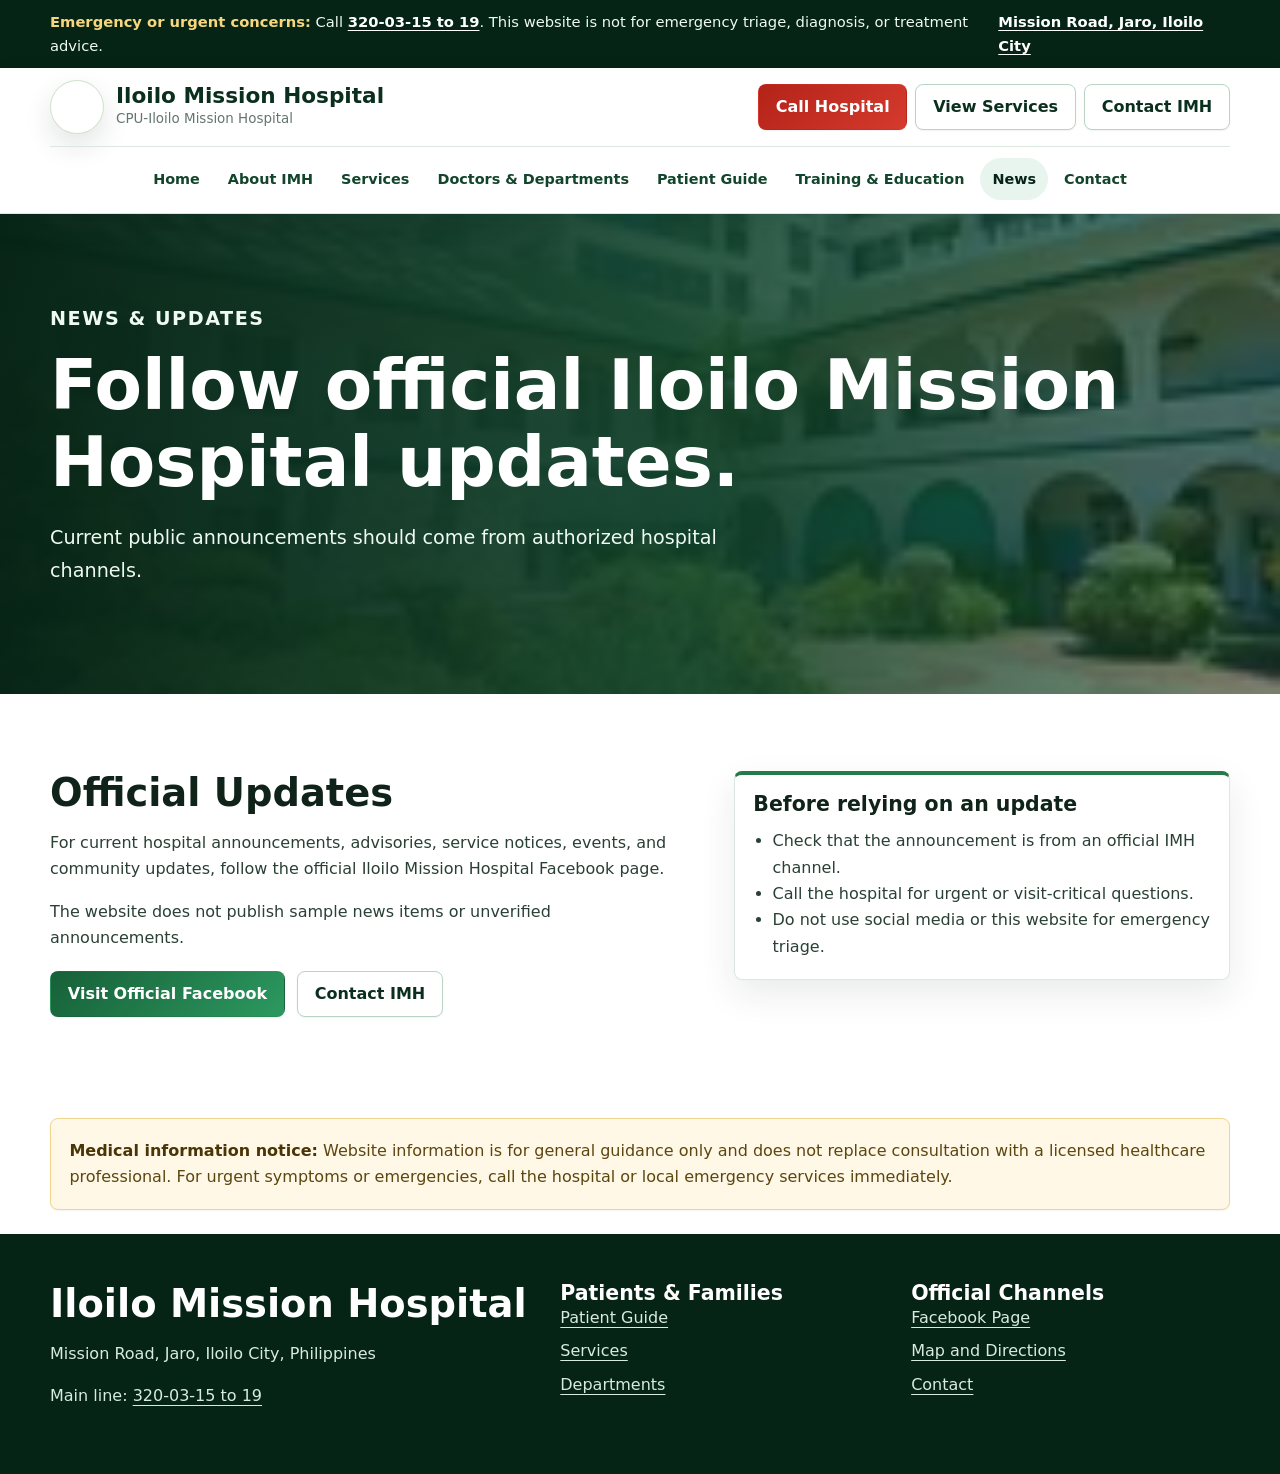
<file: news.html>
<!doctype html> <html lang='en'> <head> <meta charset='utf-8'> <meta name='viewport' content='width=device-width, initial-scale=1'> <title>News &amp; Updates | Iloilo Mission Hospital</title> <meta name='description' content='Follow official Iloilo Mission Hospital announcements, public advisories, and community updates through authorized hospital channels.'> <link rel='canonical' href='https://imh.oligarchyservices.com/news.html'> <meta property='og:type' content='website'> <meta property='og:site_name' content='Iloilo Mission Hospital'> <meta property='og:title' content='News &amp; Updates | Iloilo Mission Hospital'> <meta property='og:description' content='Follow official Iloilo Mission Hospital announcements, public advisories, and community updates through authorized hospital channels.'> <meta property='og:url' content='https://imh.oligarchyservices.com/news.html'> <meta property='og:image' content='https://imh.oligarchyservices.com/assets/imh-courtyard.svg'> <meta name='twitter:card' content='summary_large_image'> <link rel='preload' as='image' href='assets/imh-courtyard.svg'> <link rel='stylesheet' href='styles.css?v=official-safe-1'> <link rel='stylesheet' href='official-logo.css?v=official-data-2'> </head> <body class='' itemscope itemtype='https://schema.org/Hospital'> <meta itemprop='name' content='Iloilo Mission Hospital'> <meta itemprop='alternateName' content='IMH'> <meta itemprop='url' content='https://imh.oligarchyservices.com/'> <meta itemprop='telephone' content='320-03-15 to 19'> <meta itemprop='image' content='https://imh.oligarchyservices.com/assets/imh-courtyard.svg'> <link itemprop='sameAs' href='https://www.facebook.com/iloilomissionhospital/'> <div itemprop='address' itemscope itemtype='https://schema.org/PostalAddress' hidden> <meta itemprop='streetAddress' content='Mission Road, Jaro'> <meta itemprop='addressLocality' content='Iloilo City'> <meta itemprop='addressRegion' content='Iloilo'> <meta itemprop='addressCountry' content='PH'> </div> <a class='skip' href='#main'>Skip to main content</a> <div class='topbar' role='banner'> <div class='wrap topbar-inner'> <p><strong>Emergency or urgent concerns:</strong> Call <a href='tel:+63333200315'>320-03-15 to 19</a>. This website is not for emergency triage, diagnosis, or treatment advice.</p> <p><a href='https://www.google.com/maps/search/?api=1&query=Iloilo%20Mission%20Hospital%20125%20Mission%20Road%20Jaro%20Iloilo%20City' rel='noopener'>Mission Road, Jaro, Iloilo City</a></p> </div> </div> <header class='site-header' data-open='false'> <div class='wrap header-inner'> <a class='brand' href='index.html' aria-label='Iloilo Mission Hospital home'> <span class='mark' aria-hidden='true'>IMH</span> <span><strong>Iloilo Mission Hospital</strong><small>CPU-Iloilo Mission Hospital</small></span> </a> <button class='menu-toggle' type='button' aria-expanded='false' aria-controls='site-nav'><span></span><span></span><span></span><span class='sr-only'>Menu</span></button> <nav class='site-nav' id='site-nav' aria-label='Main navigation'><ul><li><a href='index.html'>Home</a></li><li><a href='about.html'>About IMH</a></li><li><a href='services.html'>Services</a></li><li><a href='doctors.html'>Doctors & Departments</a></li><li><a href='patient-guide.html'>Patient Guide</a></li><li><a href='training.html'>Training & Education</a></li><li><a href='news.html' aria-current='page'>News</a></li><li><a href='contact.html'>Contact</a></li></ul></nav> <div class='header-actions'> <a class='btn danger' href='tel:+63333200315'>Call Hospital</a> <a class='btn secondary' href='services.html'>View Services</a> <a class='btn secondary' href='contact.html'>Contact IMH</a> </div> </div> </header> <main id='main'> <section class='page-hero'> <div class='wrap'> <p class='eyebrow'>News & Updates</p> <h1>Follow official Iloilo Mission Hospital updates.</h1> <p>Current public announcements should come from authorized hospital channels.</p> </div> </section> <section class='section'> <div class='wrap official-updates'> <div> <h2>Official Updates</h2> <p>For current hospital announcements, advisories, service notices, events, and community updates, follow the official Iloilo Mission Hospital Facebook page.</p> <p>The website does not publish sample news items or unverified announcements.</p> <div class='cta-row'><a class='btn primary' href='https://www.facebook.com/iloilomissionhospital/'>Visit Official Facebook</a><a class='btn secondary' href='contact.html'>Contact IMH</a></div> </div> <aside class='info-panel'> <h3>Before relying on an update</h3> <ul> <li>Check that the announcement is from an official IMH channel.</li> <li>Call the hospital for urgent or visit-critical questions.</li> <li>Do not use social media or this website for emergency triage.</li> </ul> </aside> </div> </section> <section class='section compact'> <div class='wrap notice' role='note'> <strong>Medical information notice:</strong> Website information is for general guidance only and does not replace consultation with a licensed healthcare professional. For urgent symptoms or emergencies, call the hospital or local emergency services immediately. </div> </section> </main> <footer class='footer'> <div class='wrap footer-grid'> <div> <h2>Iloilo Mission Hospital</h2> <p>Mission Road, Jaro, Iloilo City, Philippines</p> <p>Main line: <a href='tel:+63333200315'>320-03-15 to 19</a></p> </div> <div> <h3>Patients & Families</h3> <ul><li><a href='patient-guide.html'>Patient Guide</a></li><li><a href='services.html'>Services</a></li><li><a href='doctors.html'>Departments</a></li></ul> </div> <div> <h3>Official Channels</h3> <ul><li><a href='https://www.facebook.com/iloilomissionhospital/'>Facebook Page</a></li><li><a href='https://www.google.com/maps/search/?api=1&query=Iloilo%20Mission%20Hospital%20125%20Mission%20Road%20Jaro%20Iloilo%20City' rel='noopener'>Map and Directions</a></li><li><a href='contact.html'>Contact</a></li></ul> </div> </div> </footer> <script src='script.js'></script> </body> </html>
</file>
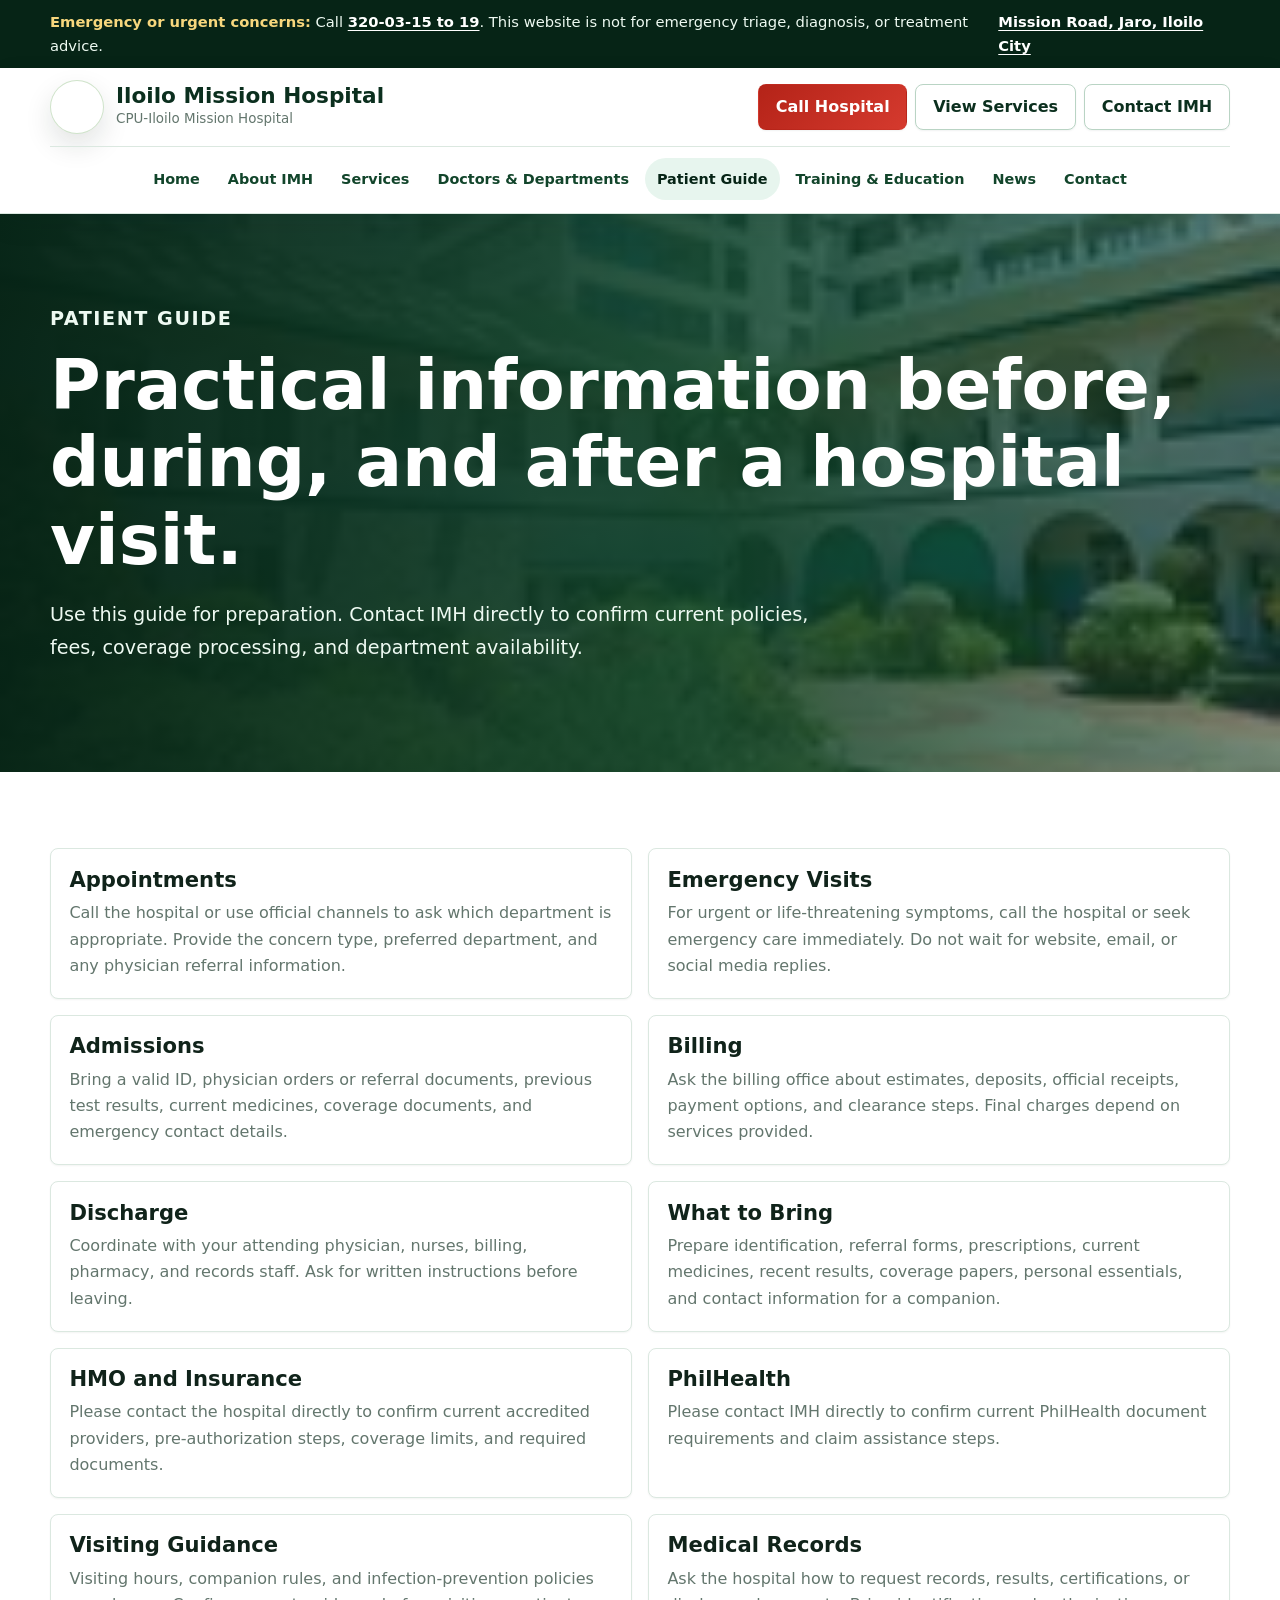
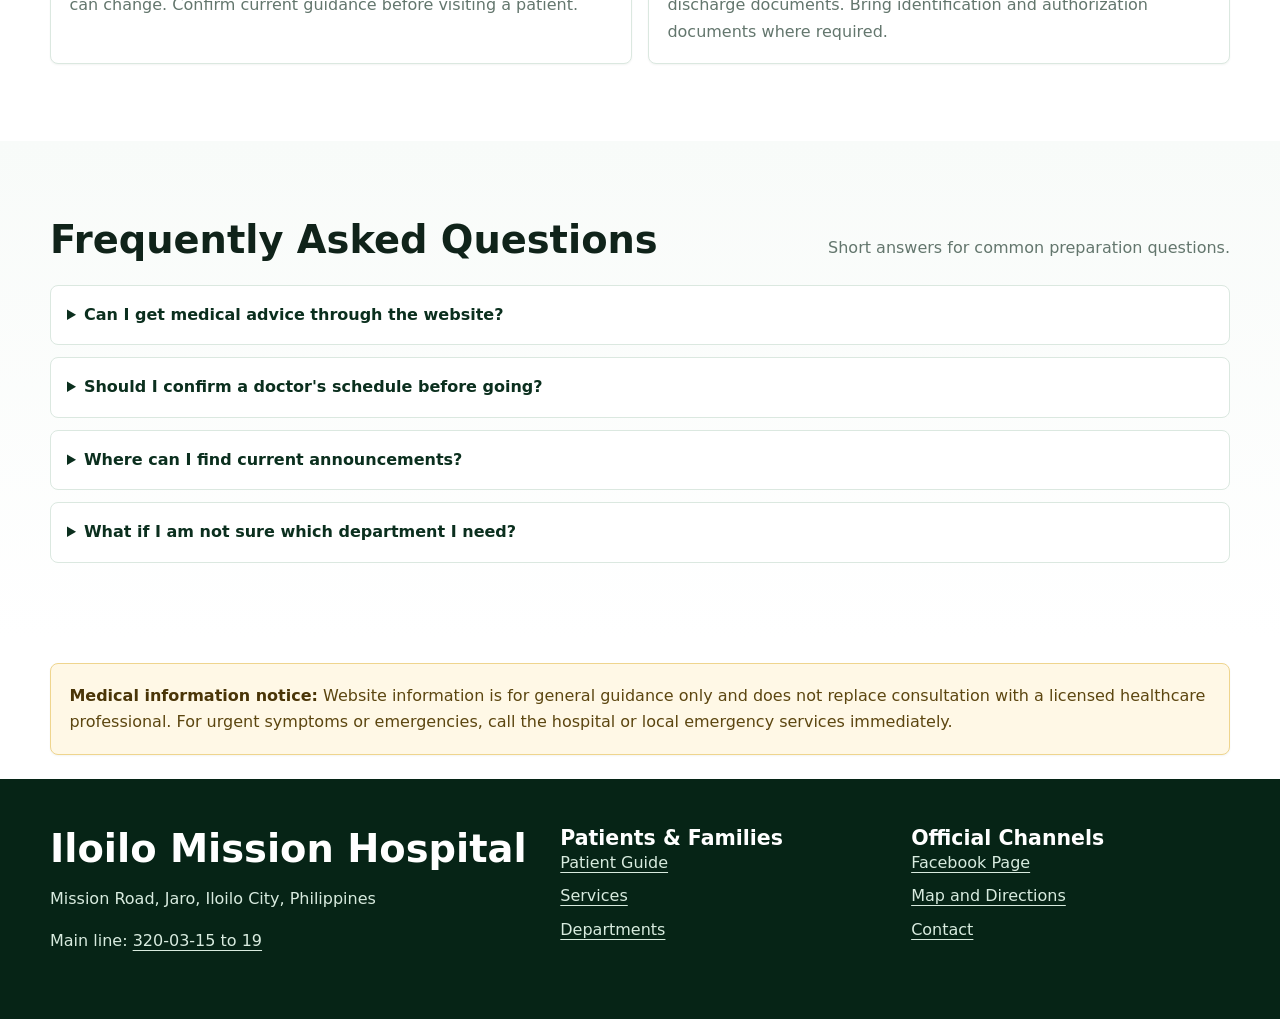
<file: patient-guide.html>
<!doctype html> <html lang='en'> <head> <meta charset='utf-8'> <meta name='viewport' content='width=device-width, initial-scale=1'> <title>Patient Guide | Iloilo Mission Hospital</title> <meta name='description' content='Prepare for appointments, emergency visits, admissions, billing, discharge, insurance, PhilHealth, visiting guidance, medical records, and FAQs at Iloilo Mission Hospital.'> <link rel='canonical' href='https://imh.oligarchyservices.com/patient-guide.html'> <meta property='og:type' content='website'> <meta property='og:site_name' content='Iloilo Mission Hospital'> <meta property='og:title' content='Patient Guide | Iloilo Mission Hospital'> <meta property='og:description' content='Prepare for appointments, emergency visits, admissions, billing, discharge, insurance, PhilHealth, visiting guidance, medical records, and FAQs at Iloilo Mission Hospital.'> <meta property='og:url' content='https://imh.oligarchyservices.com/patient-guide.html'> <meta property='og:image' content='https://imh.oligarchyservices.com/assets/imh-courtyard.svg'> <meta name='twitter:card' content='summary_large_image'> <link rel='preload' as='image' href='assets/imh-courtyard.svg'> <link rel='stylesheet' href='styles.css?v=official-safe-1'> <link rel='stylesheet' href='official-logo.css?v=official-data-2'> </head> <body class='' itemscope itemtype='https://schema.org/Hospital'> <meta itemprop='name' content='Iloilo Mission Hospital'> <meta itemprop='alternateName' content='IMH'> <meta itemprop='url' content='https://imh.oligarchyservices.com/'> <meta itemprop='telephone' content='320-03-15 to 19'> <meta itemprop='image' content='https://imh.oligarchyservices.com/assets/imh-courtyard.svg'> <link itemprop='sameAs' href='https://www.facebook.com/iloilomissionhospital/'> <div itemprop='address' itemscope itemtype='https://schema.org/PostalAddress' hidden> <meta itemprop='streetAddress' content='Mission Road, Jaro'> <meta itemprop='addressLocality' content='Iloilo City'> <meta itemprop='addressRegion' content='Iloilo'> <meta itemprop='addressCountry' content='PH'> </div> <a class='skip' href='#main'>Skip to main content</a> <div class='topbar' role='banner'> <div class='wrap topbar-inner'> <p><strong>Emergency or urgent concerns:</strong> Call <a href='tel:+63333200315'>320-03-15 to 19</a>. This website is not for emergency triage, diagnosis, or treatment advice.</p> <p><a href='https://www.google.com/maps/search/?api=1&query=Iloilo%20Mission%20Hospital%20125%20Mission%20Road%20Jaro%20Iloilo%20City' rel='noopener'>Mission Road, Jaro, Iloilo City</a></p> </div> </div> <header class='site-header' data-open='false'> <div class='wrap header-inner'> <a class='brand' href='index.html' aria-label='Iloilo Mission Hospital home'> <span class='mark' aria-hidden='true'>IMH</span> <span><strong>Iloilo Mission Hospital</strong><small>CPU-Iloilo Mission Hospital</small></span> </a> <button class='menu-toggle' type='button' aria-expanded='false' aria-controls='site-nav'><span></span><span></span><span></span><span class='sr-only'>Menu</span></button> <nav class='site-nav' id='site-nav' aria-label='Main navigation'><ul><li><a href='index.html'>Home</a></li><li><a href='about.html'>About IMH</a></li><li><a href='services.html'>Services</a></li><li><a href='doctors.html'>Doctors & Departments</a></li><li><a href='patient-guide.html' aria-current='page'>Patient Guide</a></li><li><a href='training.html'>Training & Education</a></li><li><a href='news.html'>News</a></li><li><a href='contact.html'>Contact</a></li></ul></nav> <div class='header-actions'> <a class='btn danger' href='tel:+63333200315'>Call Hospital</a> <a class='btn secondary' href='services.html'>View Services</a> <a class='btn secondary' href='contact.html'>Contact IMH</a> </div> </div> </header> <main id='main'> <section class='page-hero'> <div class='wrap'> <p class='eyebrow'>Patient Guide</p> <h1>Practical information before, during, and after a hospital visit.</h1> <p>Use this guide for preparation. Contact IMH directly to confirm current policies, fees, coverage processing, and department availability.</p> </div> </section> <section class='section'> <div class='wrap card-grid two guide-grid'> <article class='card'><h2>Appointments</h2><p>Call the hospital or use official channels to ask which department is appropriate. Provide the concern type, preferred department, and any physician referral information.</p></article> <article class='card'><h2>Emergency Visits</h2><p>For urgent or life-threatening symptoms, call the hospital or seek emergency care immediately. Do not wait for website, email, or social media replies.</p></article> <article class='card'><h2>Admissions</h2><p>Bring a valid ID, physician orders or referral documents, previous test results, current medicines, coverage documents, and emergency contact details.</p></article> <article class='card'><h2>Billing</h2><p>Ask the billing office about estimates, deposits, official receipts, payment options, and clearance steps. Final charges depend on services provided.</p></article> <article class='card'><h2>Discharge</h2><p>Coordinate with your attending physician, nurses, billing, pharmacy, and records staff. Ask for written instructions before leaving.</p></article> <article class='card'><h2>What to Bring</h2><p>Prepare identification, referral forms, prescriptions, current medicines, recent results, coverage papers, personal essentials, and contact information for a companion.</p></article> <article class='card'><h2>HMO and Insurance</h2><p>Please contact the hospital directly to confirm current accredited providers, pre-authorization steps, coverage limits, and required documents.</p></article> <article class='card'><h2>PhilHealth</h2><p>Please contact IMH directly to confirm current PhilHealth document requirements and claim assistance steps.</p></article> <article class='card'><h2>Visiting Guidance</h2><p>Visiting hours, companion rules, and infection-prevention policies can change. Confirm current guidance before visiting a patient.</p></article> <article class='card'><h2>Medical Records</h2><p>Ask the hospital how to request records, results, certifications, or discharge documents. Bring identification and authorization documents where required.</p></article> </div> </section> <section class='section soft'> <div class='wrap'> <div class='section-head'><h2>Frequently Asked Questions</h2><p>Short answers for common preparation questions.</p></div> <div class='faq-list'> <details><summary>Can I get medical advice through the website?</summary><p>No. The website provides general information only. Please consult a licensed healthcare professional for medical concerns.</p></details> <details><summary>Should I confirm a doctor's schedule before going?</summary><p>Yes. Doctor availability and clinic schedules should be confirmed directly with IMH.</p></details> <details><summary>Where can I find current announcements?</summary><p>Follow the official Iloilo Mission Hospital Facebook page or contact the hospital directly.</p></details> <details><summary>What if I am not sure which department I need?</summary><p>Contact IMH for routing assistance. For urgent symptoms, call immediately or seek emergency care.</p></details> </div> </div> </section> <section class='section compact'> <div class='wrap notice' role='note'> <strong>Medical information notice:</strong> Website information is for general guidance only and does not replace consultation with a licensed healthcare professional. For urgent symptoms or emergencies, call the hospital or local emergency services immediately. </div> </section> </main> <footer class='footer'> <div class='wrap footer-grid'> <div> <h2>Iloilo Mission Hospital</h2> <p>Mission Road, Jaro, Iloilo City, Philippines</p> <p>Main line: <a href='tel:+63333200315'>320-03-15 to 19</a></p> </div> <div> <h3>Patients & Families</h3> <ul><li><a href='patient-guide.html'>Patient Guide</a></li><li><a href='services.html'>Services</a></li><li><a href='doctors.html'>Departments</a></li></ul> </div> <div> <h3>Official Channels</h3> <ul><li><a href='https://www.facebook.com/iloilomissionhospital/'>Facebook Page</a></li><li><a href='https://www.google.com/maps/search/?api=1&query=Iloilo%20Mission%20Hospital%20125%20Mission%20Road%20Jaro%20Iloilo%20City' rel='noopener'>Map and Directions</a></li><li><a href='contact.html'>Contact</a></li></ul> </div> </div> </footer> <script src='script.js'></script> </body> </html>
</file>
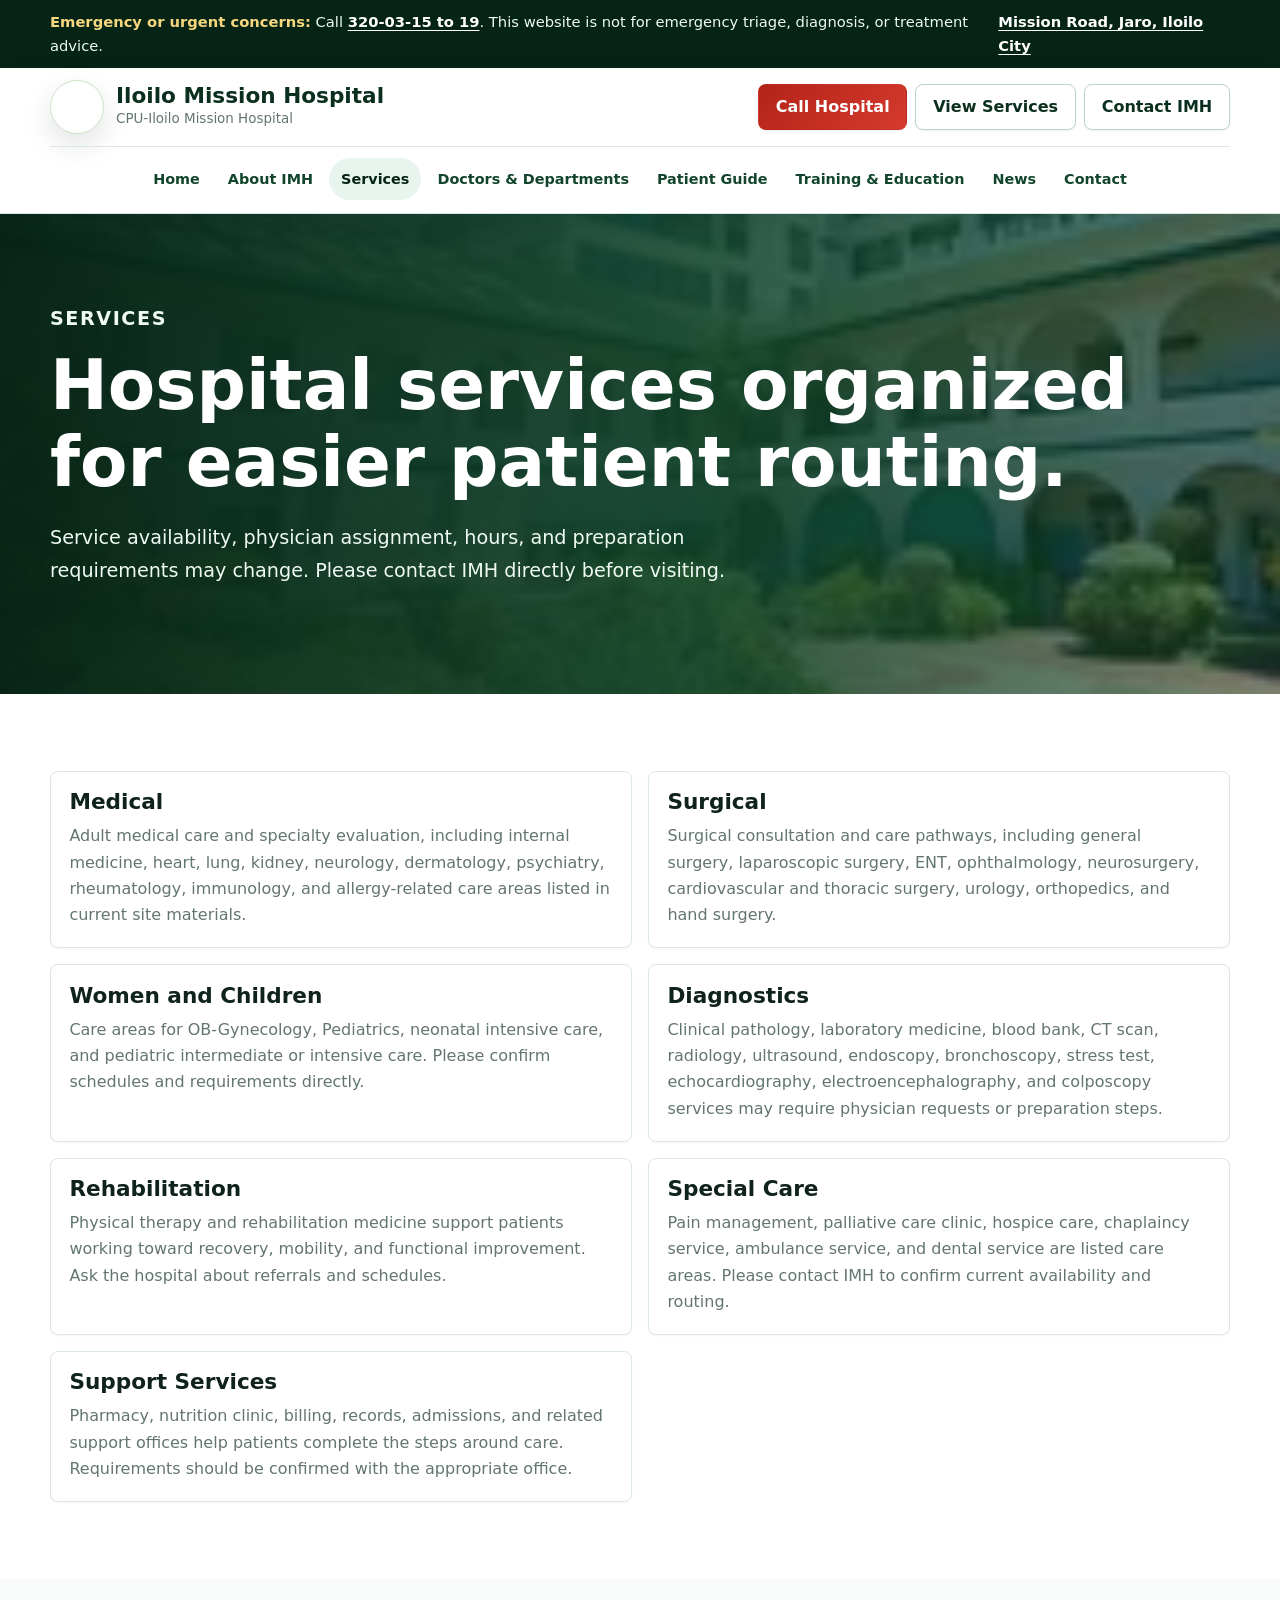
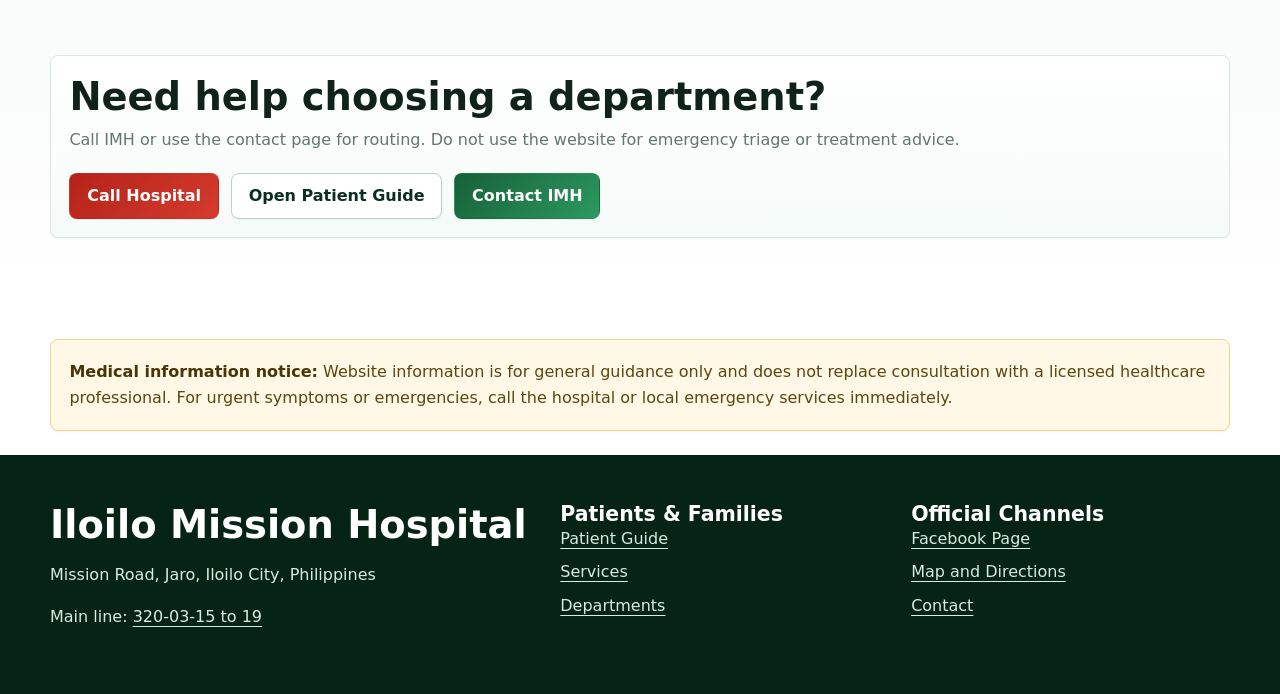
<file: services.html>
<!doctype html> <html lang='en'> <head> <meta charset='utf-8'> <meta name='viewport' content='width=device-width, initial-scale=1'> <title>Services | Iloilo Mission Hospital</title> <meta name='description' content='Browse Iloilo Mission Hospital service areas, including medical, surgical, women and children, diagnostics, rehabilitation, special care, and support services.'> <link rel='canonical' href='https://imh.oligarchyservices.com/services.html'> <meta property='og:type' content='website'> <meta property='og:site_name' content='Iloilo Mission Hospital'> <meta property='og:title' content='Services | Iloilo Mission Hospital'> <meta property='og:description' content='Browse Iloilo Mission Hospital service areas, including medical, surgical, women and children, diagnostics, rehabilitation, special care, and support services.'> <meta property='og:url' content='https://imh.oligarchyservices.com/services.html'> <meta property='og:image' content='https://imh.oligarchyservices.com/assets/imh-courtyard.svg'> <meta name='twitter:card' content='summary_large_image'> <link rel='preload' as='image' href='assets/imh-courtyard.svg'> <link rel='stylesheet' href='styles.css?v=official-safe-1'> <link rel='stylesheet' href='official-logo.css?v=official-data-2'> </head> <body class='' itemscope itemtype='https://schema.org/Hospital'> <meta itemprop='name' content='Iloilo Mission Hospital'> <meta itemprop='alternateName' content='IMH'> <meta itemprop='url' content='https://imh.oligarchyservices.com/'> <meta itemprop='telephone' content='320-03-15 to 19'> <meta itemprop='image' content='https://imh.oligarchyservices.com/assets/imh-courtyard.svg'> <link itemprop='sameAs' href='https://www.facebook.com/iloilomissionhospital/'> <div itemprop='address' itemscope itemtype='https://schema.org/PostalAddress' hidden> <meta itemprop='streetAddress' content='Mission Road, Jaro'> <meta itemprop='addressLocality' content='Iloilo City'> <meta itemprop='addressRegion' content='Iloilo'> <meta itemprop='addressCountry' content='PH'> </div> <a class='skip' href='#main'>Skip to main content</a> <div class='topbar' role='banner'> <div class='wrap topbar-inner'> <p><strong>Emergency or urgent concerns:</strong> Call <a href='tel:+63333200315'>320-03-15 to 19</a>. This website is not for emergency triage, diagnosis, or treatment advice.</p> <p><a href='https://www.google.com/maps/search/?api=1&query=Iloilo%20Mission%20Hospital%20125%20Mission%20Road%20Jaro%20Iloilo%20City' rel='noopener'>Mission Road, Jaro, Iloilo City</a></p> </div> </div> <header class='site-header' data-open='false'> <div class='wrap header-inner'> <a class='brand' href='index.html' aria-label='Iloilo Mission Hospital home'> <span class='mark' aria-hidden='true'>IMH</span> <span><strong>Iloilo Mission Hospital</strong><small>CPU-Iloilo Mission Hospital</small></span> </a> <button class='menu-toggle' type='button' aria-expanded='false' aria-controls='site-nav'><span></span><span></span><span></span><span class='sr-only'>Menu</span></button> <nav class='site-nav' id='site-nav' aria-label='Main navigation'><ul><li><a href='index.html'>Home</a></li><li><a href='about.html'>About IMH</a></li><li><a href='services.html' aria-current='page'>Services</a></li><li><a href='doctors.html'>Doctors & Departments</a></li><li><a href='patient-guide.html'>Patient Guide</a></li><li><a href='training.html'>Training & Education</a></li><li><a href='news.html'>News</a></li><li><a href='contact.html'>Contact</a></li></ul></nav> <div class='header-actions'> <a class='btn danger' href='tel:+63333200315'>Call Hospital</a> <a class='btn secondary' href='services.html'>View Services</a> <a class='btn secondary' href='contact.html'>Contact IMH</a> </div> </div> </header> <main id='main'> <section class='page-hero'> <div class='wrap'> <p class='eyebrow'>Services</p> <h1>Hospital services organized for easier patient routing.</h1> <p>Service availability, physician assignment, hours, and preparation requirements may change. Please contact IMH directly before visiting.</p> </div> </section> <section class='section'> <div class='wrap service-list'> <article class='service-group'><h2>Medical</h2><p>Adult medical care and specialty evaluation, including internal medicine, heart, lung, kidney, neurology, dermatology, psychiatry, rheumatology, immunology, and allergy-related care areas listed in current site materials.</p></article> <article class='service-group'><h2>Surgical</h2><p>Surgical consultation and care pathways, including general surgery, laparoscopic surgery, ENT, ophthalmology, neurosurgery, cardiovascular and thoracic surgery, urology, orthopedics, and hand surgery.</p></article> <article class='service-group'><h2>Women and Children</h2><p>Care areas for OB-Gynecology, Pediatrics, neonatal intensive care, and pediatric intermediate or intensive care. Please confirm schedules and requirements directly.</p></article> <article class='service-group'><h2>Diagnostics</h2><p>Clinical pathology, laboratory medicine, blood bank, CT scan, radiology, ultrasound, endoscopy, bronchoscopy, stress test, echocardiography, electroencephalography, and colposcopy services may require physician requests or preparation steps.</p></article> <article class='service-group'><h2>Rehabilitation</h2><p>Physical therapy and rehabilitation medicine support patients working toward recovery, mobility, and functional improvement. Ask the hospital about referrals and schedules.</p></article> <article class='service-group'><h2>Special Care</h2><p>Pain management, palliative care clinic, hospice care, chaplaincy service, ambulance service, and dental service are listed care areas. Please contact IMH to confirm current availability and routing.</p></article> <article class='service-group'><h2>Support Services</h2><p>Pharmacy, nutrition clinic, billing, records, admissions, and related support offices help patients complete the steps around care. Requirements should be confirmed with the appropriate office.</p></article> </div> </section> <section class='section soft'> <div class='wrap callout'> <h2>Need help choosing a department?</h2> <p>Call IMH or use the contact page for routing. Do not use the website for emergency triage or treatment advice.</p> <div class='cta-row'><a class='btn danger' href='tel:+63333200315'>Call Hospital</a><a class='btn secondary' href='patient-guide.html'>Open Patient Guide</a><a class='btn primary' href='contact.html'>Contact IMH</a></div> </div> </section> <section class='section compact'> <div class='wrap notice' role='note'> <strong>Medical information notice:</strong> Website information is for general guidance only and does not replace consultation with a licensed healthcare professional. For urgent symptoms or emergencies, call the hospital or local emergency services immediately. </div> </section> </main> <footer class='footer'> <div class='wrap footer-grid'> <div> <h2>Iloilo Mission Hospital</h2> <p>Mission Road, Jaro, Iloilo City, Philippines</p> <p>Main line: <a href='tel:+63333200315'>320-03-15 to 19</a></p> </div> <div> <h3>Patients & Families</h3> <ul><li><a href='patient-guide.html'>Patient Guide</a></li><li><a href='services.html'>Services</a></li><li><a href='doctors.html'>Departments</a></li></ul> </div> <div> <h3>Official Channels</h3> <ul><li><a href='https://www.facebook.com/iloilomissionhospital/'>Facebook Page</a></li><li><a href='https://www.google.com/maps/search/?api=1&query=Iloilo%20Mission%20Hospital%20125%20Mission%20Road%20Jaro%20Iloilo%20City' rel='noopener'>Map and Directions</a></li><li><a href='contact.html'>Contact</a></li></ul> </div> </div> </footer> <script src='script.js'></script> </body> </html>
</file>
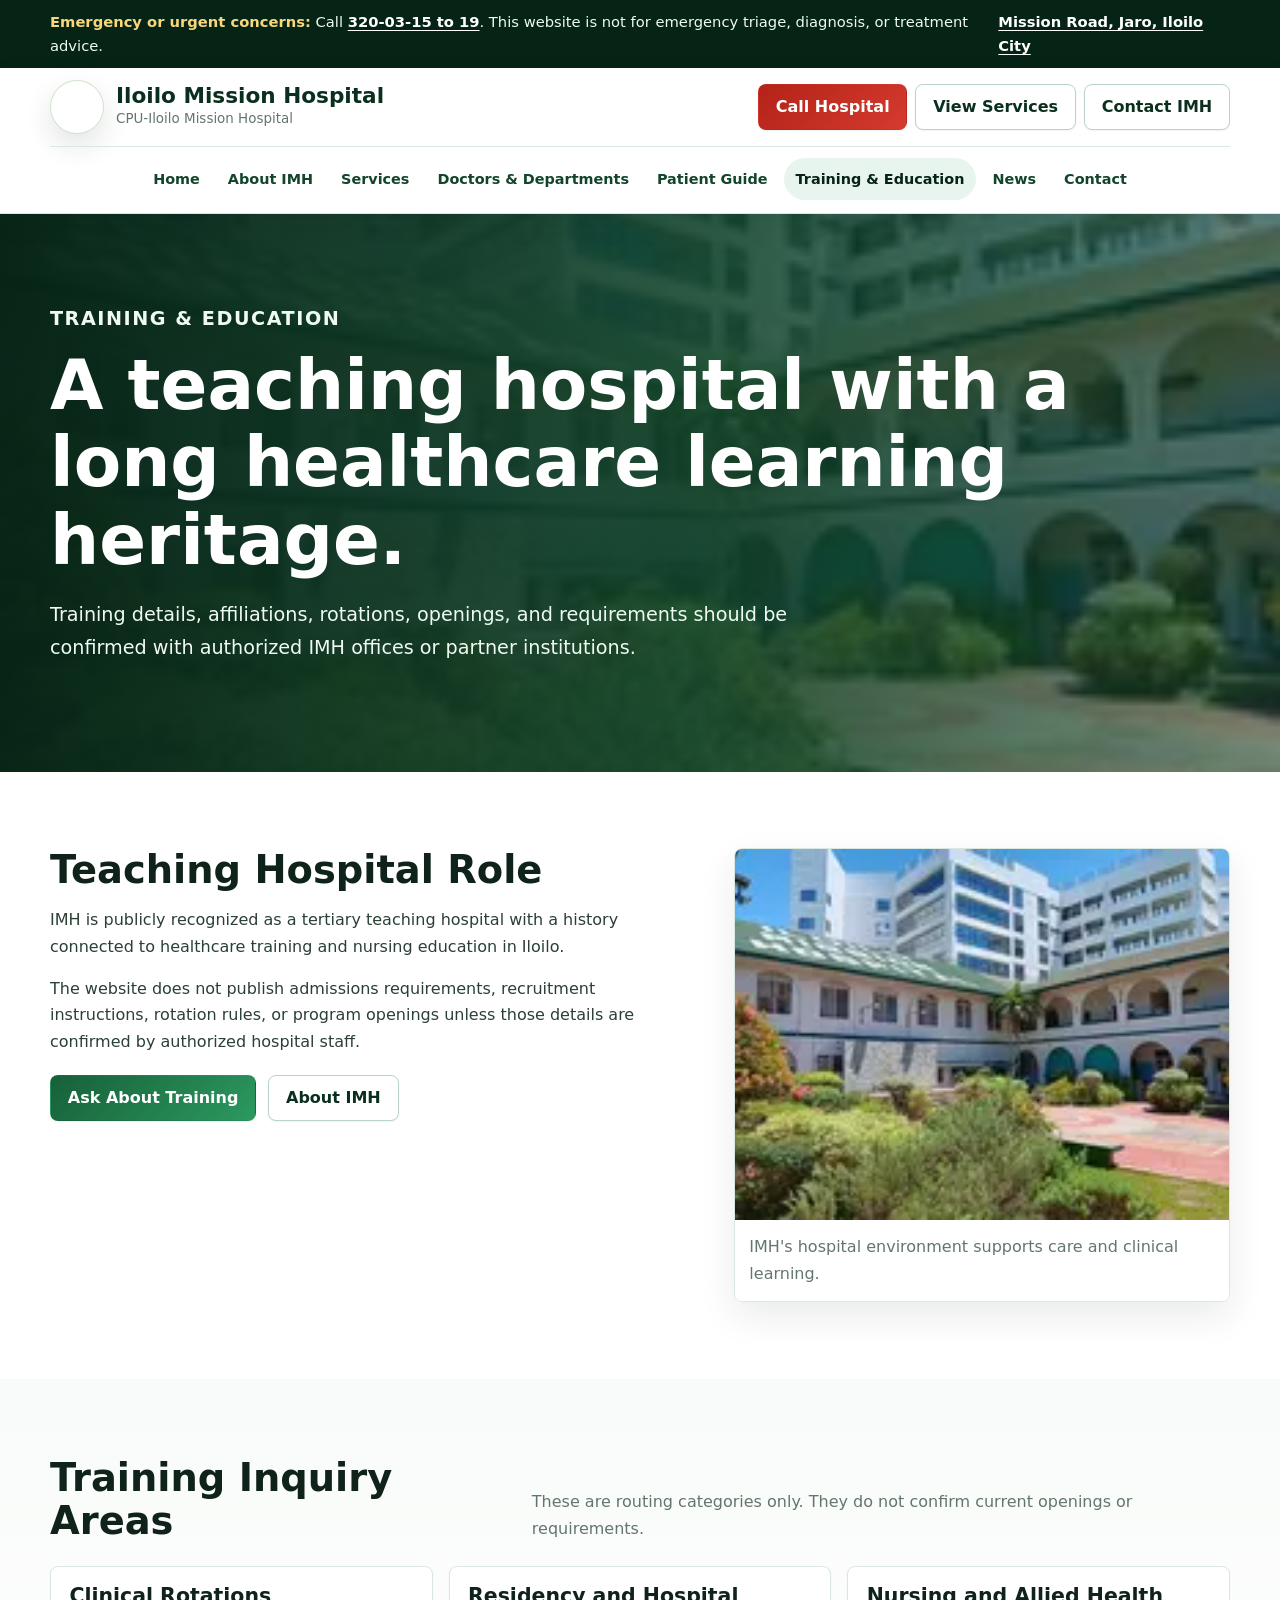
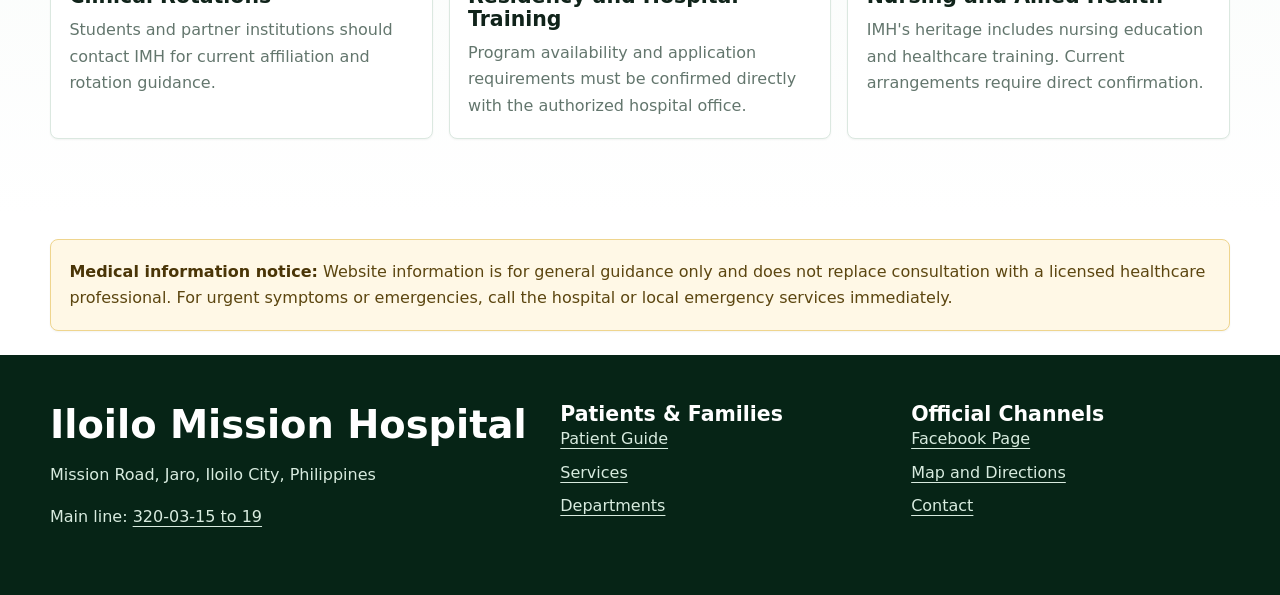
<file: training.html>
<!doctype html> <html lang='en'> <head> <meta charset='utf-8'> <meta name='viewport' content='width=device-width, initial-scale=1'> <title>Training &amp; Education | Iloilo Mission Hospital</title> <meta name='description' content='Information on Iloilo Mission Hospital&#x27;s teaching hospital role and training inquiry pathways, with program details confirmed directly by the hospital.'> <link rel='canonical' href='https://imh.oligarchyservices.com/training.html'> <meta property='og:type' content='website'> <meta property='og:site_name' content='Iloilo Mission Hospital'> <meta property='og:title' content='Training &amp; Education | Iloilo Mission Hospital'> <meta property='og:description' content='Information on Iloilo Mission Hospital&#x27;s teaching hospital role and training inquiry pathways, with program details confirmed directly by the hospital.'> <meta property='og:url' content='https://imh.oligarchyservices.com/training.html'> <meta property='og:image' content='https://imh.oligarchyservices.com/assets/imh-courtyard.svg'> <meta name='twitter:card' content='summary_large_image'> <link rel='preload' as='image' href='assets/imh-courtyard.svg'> <link rel='stylesheet' href='styles.css?v=official-safe-1'> <link rel='stylesheet' href='official-logo.css?v=official-data-2'> </head> <body class='' itemscope itemtype='https://schema.org/Hospital'> <meta itemprop='name' content='Iloilo Mission Hospital'> <meta itemprop='alternateName' content='IMH'> <meta itemprop='url' content='https://imh.oligarchyservices.com/'> <meta itemprop='telephone' content='320-03-15 to 19'> <meta itemprop='image' content='https://imh.oligarchyservices.com/assets/imh-courtyard.svg'> <link itemprop='sameAs' href='https://www.facebook.com/iloilomissionhospital/'> <div itemprop='address' itemscope itemtype='https://schema.org/PostalAddress' hidden> <meta itemprop='streetAddress' content='Mission Road, Jaro'> <meta itemprop='addressLocality' content='Iloilo City'> <meta itemprop='addressRegion' content='Iloilo'> <meta itemprop='addressCountry' content='PH'> </div> <a class='skip' href='#main'>Skip to main content</a> <div class='topbar' role='banner'> <div class='wrap topbar-inner'> <p><strong>Emergency or urgent concerns:</strong> Call <a href='tel:+63333200315'>320-03-15 to 19</a>. This website is not for emergency triage, diagnosis, or treatment advice.</p> <p><a href='https://www.google.com/maps/search/?api=1&query=Iloilo%20Mission%20Hospital%20125%20Mission%20Road%20Jaro%20Iloilo%20City' rel='noopener'>Mission Road, Jaro, Iloilo City</a></p> </div> </div> <header class='site-header' data-open='false'> <div class='wrap header-inner'> <a class='brand' href='index.html' aria-label='Iloilo Mission Hospital home'> <span class='mark' aria-hidden='true'>IMH</span> <span><strong>Iloilo Mission Hospital</strong><small>CPU-Iloilo Mission Hospital</small></span> </a> <button class='menu-toggle' type='button' aria-expanded='false' aria-controls='site-nav'><span></span><span></span><span></span><span class='sr-only'>Menu</span></button> <nav class='site-nav' id='site-nav' aria-label='Main navigation'><ul><li><a href='index.html'>Home</a></li><li><a href='about.html'>About IMH</a></li><li><a href='services.html'>Services</a></li><li><a href='doctors.html'>Doctors & Departments</a></li><li><a href='patient-guide.html'>Patient Guide</a></li><li><a href='training.html' aria-current='page'>Training & Education</a></li><li><a href='news.html'>News</a></li><li><a href='contact.html'>Contact</a></li></ul></nav> <div class='header-actions'> <a class='btn danger' href='tel:+63333200315'>Call Hospital</a> <a class='btn secondary' href='services.html'>View Services</a> <a class='btn secondary' href='contact.html'>Contact IMH</a> </div> </div> </header> <main id='main'> <section class='page-hero'> <div class='wrap'> <p class='eyebrow'>Training & Education</p> <h1>A teaching hospital with a long healthcare learning heritage.</h1> <p>Training details, affiliations, rotations, openings, and requirements should be confirmed with authorized IMH offices or partner institutions.</p> </div> </section> <section class='section split'> <div class='wrap split-grid'> <div> <h2>Teaching Hospital Role</h2> <p>IMH is publicly recognized as a tertiary teaching hospital with a history connected to healthcare training and nursing education in Iloilo.</p> <p>The website does not publish admissions requirements, recruitment instructions, rotation rules, or program openings unless those details are confirmed by authorized hospital staff.</p> <div class='cta-row'><a class='btn primary' href='contact.html'>Ask About Training</a><a class='btn secondary' href='about.html'>About IMH</a></div> </div> <figure class='inline-image'><img src='assets/imh-courtyard.svg' alt='Iloilo Mission Hospital campus environment' width='180' height='135'><figcaption>IMH's hospital environment supports care and clinical learning.</figcaption></figure> </div> </section> <section class='section soft'> <div class='wrap'> <div class='section-head'><h2>Training Inquiry Areas</h2><p>These are routing categories only. They do not confirm current openings or requirements.</p></div> <div class='card-grid three'> <article class='card'><h3>Clinical Rotations</h3><p>Students and partner institutions should contact IMH for current affiliation and rotation guidance.</p></article> <article class='card'><h3>Residency and Hospital Training</h3><p>Program availability and application requirements must be confirmed directly with the authorized hospital office.</p></article> <article class='card'><h3>Nursing and Allied Health</h3><p>IMH's heritage includes nursing education and healthcare training. Current arrangements require direct confirmation.</p></article> </div> </div> </section> <section class='section compact'> <div class='wrap notice' role='note'> <strong>Medical information notice:</strong> Website information is for general guidance only and does not replace consultation with a licensed healthcare professional. For urgent symptoms or emergencies, call the hospital or local emergency services immediately. </div> </section> </main> <footer class='footer'> <div class='wrap footer-grid'> <div> <h2>Iloilo Mission Hospital</h2> <p>Mission Road, Jaro, Iloilo City, Philippines</p> <p>Main line: <a href='tel:+63333200315'>320-03-15 to 19</a></p> </div> <div> <h3>Patients & Families</h3> <ul><li><a href='patient-guide.html'>Patient Guide</a></li><li><a href='services.html'>Services</a></li><li><a href='doctors.html'>Departments</a></li></ul> </div> <div> <h3>Official Channels</h3> <ul><li><a href='https://www.facebook.com/iloilomissionhospital/'>Facebook Page</a></li><li><a href='https://www.google.com/maps/search/?api=1&query=Iloilo%20Mission%20Hospital%20125%20Mission%20Road%20Jaro%20Iloilo%20City' rel='noopener'>Map and Directions</a></li><li><a href='contact.html'>Contact</a></li></ul> </div> </div> </footer> <script src='script.js'></script> </body> </html>
</file>
<file: styles.css>
/* Iloilo Mission Hospital public website */
:root{--green-950:#062416;--green-900:#0b2f1e;--green-800:#12452b;--green-700:#176038;--green-600:#247a4b;--green-100:#e7f5ee;--green-50:#f5fbf8;--blue-700:#1d5b73;--ink:#10231a;--text:#2a4035;--muted:#63766d;--surface:#fff;--soft:#f8fbf9;--border:#dbe8e0;--danger:#b42318;--danger-dark:#8f1c13;--warn-bg:#fff8e6;--warn-border:#efd58e;--warn-text:#5c4610;--shadow:0 14px 36px rgba(16,35,26,.09);--shadow-lg:0 28px 80px rgba(6,36,22,.2);--radius:8px;--max:1180px}
*{box-sizing:border-box}html{scroll-behavior:smooth;-webkit-text-size-adjust:100%}body{margin:0;min-width:320px;color:var(--text);font:16px/1.65 system-ui,-apple-system,BlinkMacSystemFont,"Segoe UI",sans-serif;background:#fff;text-rendering:optimizeLegibility}body,main{overflow-x:hidden}img,svg{display:block;max-width:100%;height:auto}a{color:inherit;text-underline-offset:.22em}a:hover{color:var(--green-700)}button,input,select{font:inherit}:focus-visible{outline:3px solid rgba(36,122,75,.35);outline-offset:3px}.sr-only{position:absolute;width:1px;height:1px;overflow:hidden;clip:rect(0,0,0,0)}.skip{position:absolute;left:1rem;top:-5rem;z-index:1000;padding:.75rem 1rem;color:#fff;background:var(--green-950);border-radius:var(--radius)}.skip:focus{top:1rem}.wrap{width:min(var(--max),calc(100% - 2rem));margin-inline:auto}
.topbar{color:#eefaf2;background:var(--green-950)}.topbar-inner{display:flex;justify-content:space-between;gap:1rem;padding:.6rem 0}.topbar p{margin:0;font-size:.92rem}.topbar strong{color:#f7d77d}.topbar a{font-weight:750;color:#fff}.site-header{position:sticky;top:0;z-index:80;background:rgba(255,255,255,.96);border-bottom:1px solid var(--border);box-shadow:0 10px 26px rgba(16,35,26,.08);backdrop-filter:blur(14px)}.header-inner{display:grid;grid-template-columns:minmax(250px,1fr) auto;grid-template-areas:"brand actions" "nav nav";gap:.75rem 1rem;align-items:center;padding:.78rem 0}.brand{grid-area:brand;display:flex;align-items:center;gap:.75rem;text-decoration:none;min-width:0}.mark{display:grid;place-items:center;width:54px;height:54px;flex:0 0 54px;color:transparent;font-size:0;background:#fff url("logo.svg") center/contain no-repeat;border:1px solid var(--border);border-radius:50%;box-shadow:var(--shadow)}.brand strong{display:block;color:var(--green-900);font-size:clamp(1.05rem,1.8vw,1.35rem);line-height:1.1}.brand small{display:block;color:var(--muted);font-size:.84rem}.site-nav{grid-area:nav;padding-top:.7rem;border-top:1px solid var(--border)}.site-nav ul,.footer ul{display:flex;justify-content:center;gap:.25rem;list-style:none;margin:0;padding:0;overflow-x:auto}.site-nav a{display:flex;align-items:center;min-height:42px;padding:.55rem .75rem;color:var(--green-800);font-weight:780;font-size:.9rem;text-decoration:none;border-radius:999px;white-space:nowrap}.site-nav a:hover,.site-nav a[aria-current=page]{background:var(--green-100);color:var(--green-950)}.header-actions{grid-area:actions;display:flex;justify-self:end;gap:.5rem}.menu-toggle{display:none;width:46px;height:46px;padding:0;background:#fff;border:1px solid var(--border);border-radius:var(--radius);box-shadow:0 1px 2px rgba(16,35,26,.06)}.menu-toggle span:not(.sr-only){display:block;width:21px;height:2px;margin:5px auto;background:var(--green-800);border-radius:999px}
.btn{display:inline-flex;align-items:center;justify-content:center;min-height:46px;min-width:max-content;padding:.78rem 1.05rem;border:1px solid var(--border);border-radius:var(--radius);background:#fff;color:var(--green-900);font-weight:800;line-height:1.15;text-align:center;text-decoration:none;box-shadow:0 1px 2px rgba(16,35,26,.06);cursor:pointer}.btn:hover{box-shadow:var(--shadow);transform:translateY(-1px);color:var(--green-900)}.btn.primary{color:#fff;background:linear-gradient(135deg,var(--green-700),#2c9960);border-color:transparent}.btn.secondary{border-color:#b9d4c4}.btn.danger{color:#fff;background:linear-gradient(135deg,var(--danger),#d53a2e);border-color:transparent}.btn.danger:hover{color:#fff;background:linear-gradient(135deg,var(--danger-dark),var(--danger))}
.hero,.page-hero{position:relative;isolation:isolate;color:#fff;background:var(--green-950);overflow:hidden}.hero:before,.page-hero:before{content:"";position:absolute;inset:0;z-index:-2;background:url("assets/imh-courtyard.svg") center/cover no-repeat;filter:saturate(1.05) contrast(1.04)}.hero:after,.page-hero:after{content:"";position:absolute;inset:0;z-index:-1;background:linear-gradient(90deg,rgba(6,36,22,.98),rgba(18,69,43,.88) 55%,rgba(18,69,43,.52))}.hero-grid{display:grid;grid-template-columns:minmax(0,1fr) minmax(300px,.55fr);align-items:center;gap:clamp(1.5rem,4vw,3rem);min-height:clamp(540px,72vh,720px);padding:clamp(4rem,8vw,6rem) 0 2rem}.page-hero .wrap{padding:clamp(4rem,8vw,5.5rem) 0}.eyebrow{margin:0 0 .75rem;color:#dff6e6;font-size:.78rem;font-weight:850;letter-spacing:.08em;text-transform:uppercase}.eyebrow.dark{color:var(--green-700)}h1,h2,h3{margin:0;color:var(--ink);font-weight:850;line-height:1.12;letter-spacing:0}h1{font-size:clamp(2.4rem,5.4vw,5rem)}h2{font-size:clamp(1.65rem,3vw,2.6rem)}h3{font-size:clamp(1.08rem,1.6vw,1.32rem)}.hero h1,.page-hero h1{color:#fff}.lead,.hero p,.page-hero p{max-width:760px;font-size:clamp(1.02rem,1.6vw,1.2rem);line-height:1.72}.hero p,.page-hero p{color:#eefaf2}.cta-row{display:flex;flex-wrap:wrap;gap:.75rem;margin-top:1.25rem}.hero-image{margin:0;overflow:hidden;background:#fff;border:1px solid rgba(255,255,255,.25);border-radius:var(--radius);box-shadow:var(--shadow-lg)}.hero-image img{width:100%;aspect-ratio:4/3;object-fit:cover}.hero-image figcaption{padding:1rem;color:var(--text);background:#fff;font-weight:700}
.section{padding:clamp(3rem,6vw,5rem) 0}.section.compact{padding:1.5rem 0}.soft{background:linear-gradient(180deg,var(--soft),#fff)}.section-head{display:flex;justify-content:space-between;align-items:end;gap:1rem;margin-bottom:1.5rem}.section-head p{max-width:720px;margin:.5rem 0 0;color:var(--muted)}.quick-grid,.card-grid{display:grid;gap:1rem}.quick-grid,.card-grid.three{grid-template-columns:repeat(3,minmax(0,1fr))}.card-grid.two{grid-template-columns:repeat(2,minmax(0,1fr))}.card-grid.one{grid-template-columns:1fr}.quick-card,.card,.info-panel,.service-group,.timeline article,.notice,.callout{min-width:0;padding:1.15rem;background:#fff;border:1px solid var(--border);border-radius:var(--radius);box-shadow:0 1px 2px rgba(16,35,26,.05)}.quick-card{display:grid;text-decoration:none}.quick-card span{width:max-content;max-width:100%;padding:.25rem .55rem;color:var(--green-800);font-size:.76rem;font-weight:850;text-transform:uppercase;background:var(--green-100);border-radius:999px}.quick-card strong{display:block;margin-top:.8rem;color:var(--ink);font-size:1.16rem;line-height:1.2}.quick-card p,.card p,.service-group p,.timeline p,.info-panel p,.callout p{margin:.55rem 0 0;color:var(--muted)}.quick-card.urgent{border-color:rgba(180,35,24,.35);background:#fffafa}.quick-card.urgent span{color:#fff;background:var(--danger)}.split-grid,.contact-grid,.official-updates{display:grid;grid-template-columns:minmax(0,1fr) minmax(320px,.78fr);gap:clamp(1.5rem,4vw,3rem);align-items:start}.info-panel{border-top:4px solid var(--green-600);box-shadow:var(--shadow)}dl{margin:0}dt{color:var(--green-800);font-size:.78rem;font-weight:850;text-transform:uppercase;letter-spacing:.04em}dd{margin:0;color:var(--text);font-weight:650}dl div{padding:.85rem 0;border-bottom:1px solid var(--border)}dl div:last-child{border-bottom:0}.inline-image{margin:0;overflow:hidden;border-radius:var(--radius);border:1px solid var(--border);box-shadow:var(--shadow)}.inline-image img{width:100%;aspect-ratio:4/3;object-fit:cover}.inline-image figcaption{padding:.9rem;background:#fff;color:var(--muted)}.timeline{display:grid;grid-template-columns:repeat(3,minmax(0,1fr));gap:1rem}.timeline span{display:inline-flex;margin-bottom:.65rem;padding:.25rem .65rem;color:#fff;background:var(--green-700);border-radius:999px;font-weight:850}.service-list{display:grid;grid-template-columns:repeat(2,minmax(0,1fr));gap:1rem}.service-group h2{font-size:1.35rem}.filters{display:grid;grid-template-columns:minmax(0,1.4fr) minmax(220px,.7fr);gap:1rem;margin-bottom:1rem;padding:1rem;background:var(--green-50);border:1px solid var(--border);border-radius:var(--radius)}label{display:grid;gap:.45rem;color:var(--green-900);font-weight:800}input,select{width:100%;min-height:48px;padding:.72rem .82rem;border:1px solid #b9d4c4;border-radius:var(--radius);background:#fff;color:var(--ink)}input:focus,select:focus{outline:none;box-shadow:0 0 0 4px rgba(36,122,75,.16);border-color:var(--green-600)}.department[data-hidden=true]{display:none}.guide-grid .card h2{font-size:1.32rem}.faq-list{display:grid;gap:.75rem}details{padding:1rem;background:#fff;border:1px solid var(--border);border-radius:var(--radius)}summary{cursor:pointer;color:var(--green-900);font-weight:850}.official-updates ul{margin:.75rem 0 0;padding-left:1.2rem}.notice{color:var(--warn-text);background:var(--warn-bg);border-color:var(--warn-border)}.notice strong{color:#4a3507}.callout{text-align:left;background:linear-gradient(180deg,#fff,var(--green-50))}
.footer{color:#e7f7ec;background:var(--green-950)}.footer-grid{display:grid;grid-template-columns:minmax(0,1.2fr) minmax(180px,.8fr) minmax(180px,.8fr);gap:2rem;padding:3rem 0}.footer h2,.footer h3{color:#fff}.footer p,.footer li{color:#d8ebdf}.footer ul{display:grid;justify-content:start;gap:.45rem;overflow:visible}.footer a{color:inherit}
@media (max-width:1024px){.header-inner{grid-template-areas:"brand toggle" "nav nav" "actions actions"}.menu-toggle{grid-area:toggle;display:block;justify-self:end}.site-nav,.header-actions{display:none;grid-column:1/-1}.site-header[data-open=true] .site-nav{display:block}.site-header[data-open=true] .header-actions{display:grid;grid-template-columns:repeat(3,minmax(0,1fr))}.site-nav ul{display:grid;grid-template-columns:repeat(2,minmax(0,1fr));gap:.5rem;overflow:visible}.site-nav a{justify-content:flex-start;white-space:normal;background:var(--green-50);border:1px solid var(--border);border-radius:var(--radius)}.hero-grid,.split-grid,.contact-grid,.official-updates,.footer-grid{grid-template-columns:1fr}.hero-grid{min-height:auto}.quick-grid,.card-grid.three,.timeline{grid-template-columns:repeat(2,minmax(0,1fr))}}
@media (max-width:760px){body{font-size:15.75px}.wrap{width:min(var(--max),calc(100% - 1.25rem))}.topbar-inner{display:grid;gap:.35rem}.brand small{display:none}.brand{max-width:calc(100vw - 6rem)}.mark{width:48px;height:48px;flex-basis:48px}.hero:after,.page-hero:after{background:linear-gradient(180deg,rgba(6,36,22,.98),rgba(18,69,43,.9) 65%,rgba(18,69,43,.68))}h1{font-size:clamp(2rem,10vw,3rem)}.hero-grid{padding:2.7rem 0 1.5rem}.cta-row,.section-head{display:grid;grid-template-columns:1fr}.btn,.header-actions .btn{width:100%;min-width:0;white-space:normal}.quick-grid,.card-grid.two,.card-grid.three,.timeline,.service-list,.filters{grid-template-columns:1fr}.quick-card,.card,.info-panel,.service-group,.timeline article,.notice,.callout{padding:1rem}.site-header[data-open=true] .header-actions{grid-template-columns:1fr}.footer-grid{gap:1rem}.section{padding:2.65rem 0}}
@media (max-width:480px){.wrap{width:calc(100% - 1rem)}.topbar p{font-size:.84rem}.topbar p:last-child{display:none}.brand strong{font-size:.98rem}.site-nav ul{grid-template-columns:1fr}.hero-image figcaption{font-size:.92rem}}
@media (prefers-reduced-motion:reduce){*,*:before,*:after{scroll-behavior:auto!important;transition-duration:.01ms!important;animation-duration:.01ms!important;animation-iteration-count:1!important}.btn:hover{transform:none}}
</file>
<file: official-logo.css>
/* Official Iloilo Mission Hospital logo override
   Uses the uploaded hospital seal directly as an optimized WebP data asset so it cannot resolve to a broken SVG image. */

.mark {
  background-color: #ffffff !important;
  background-image: url('[data-uri]') !important;
  background-position: center !important;
  background-repeat: no-repeat !important;
  background-size: 92% 92% !important;
  color: transparent !important;
  font-size: 0 !important;
}

.brand .mark {
  border-color: rgba(36, 129, 15, 0.22);
  box-shadow: 0 12px 28px rgba(16, 35, 26, 0.12);
}

@media (max-width: 768px) {
  .mark {
    width: 54px;
    height: 54px;
    flex-basis: 54px;
    background-size: 94% 94% !important;
  }
}

@media (max-width: 480px) {
  .mark {
    width: 50px;
    height: 50px;
    flex-basis: 50px;
  }
}
</file>
